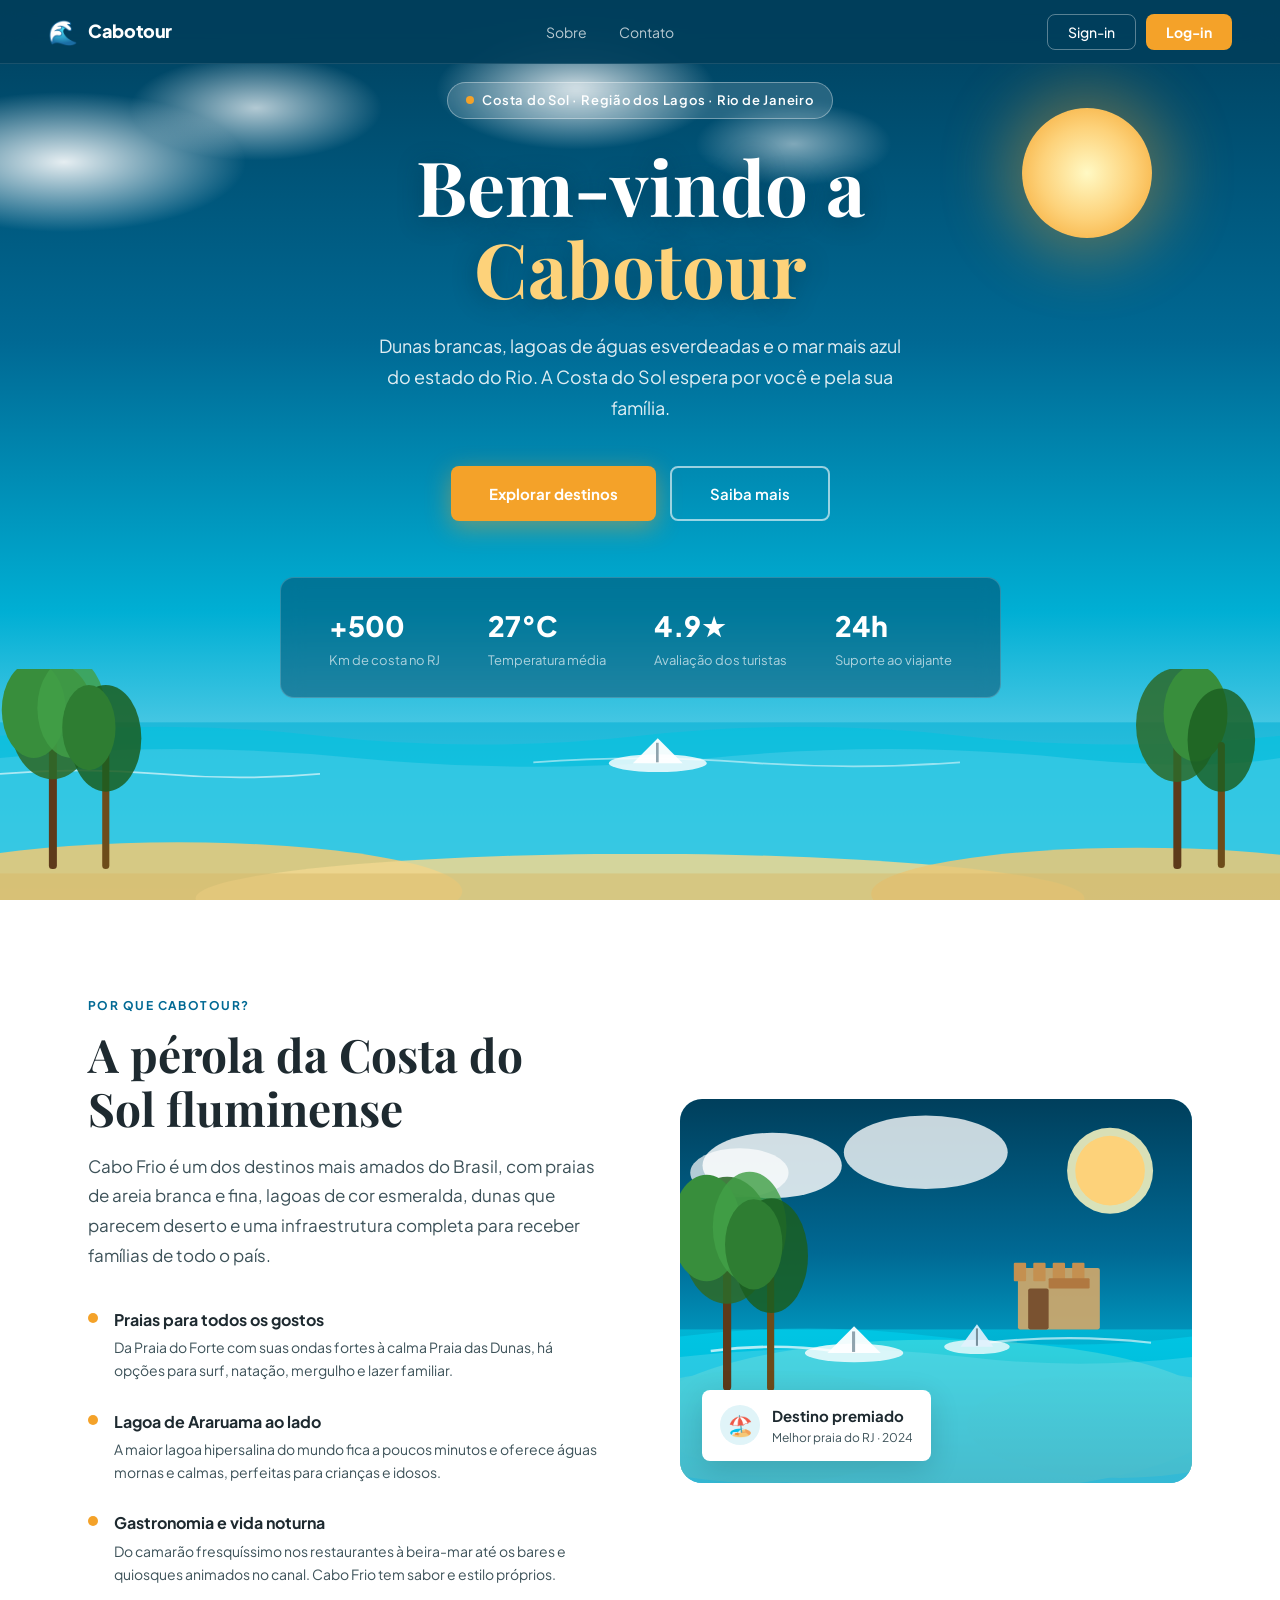
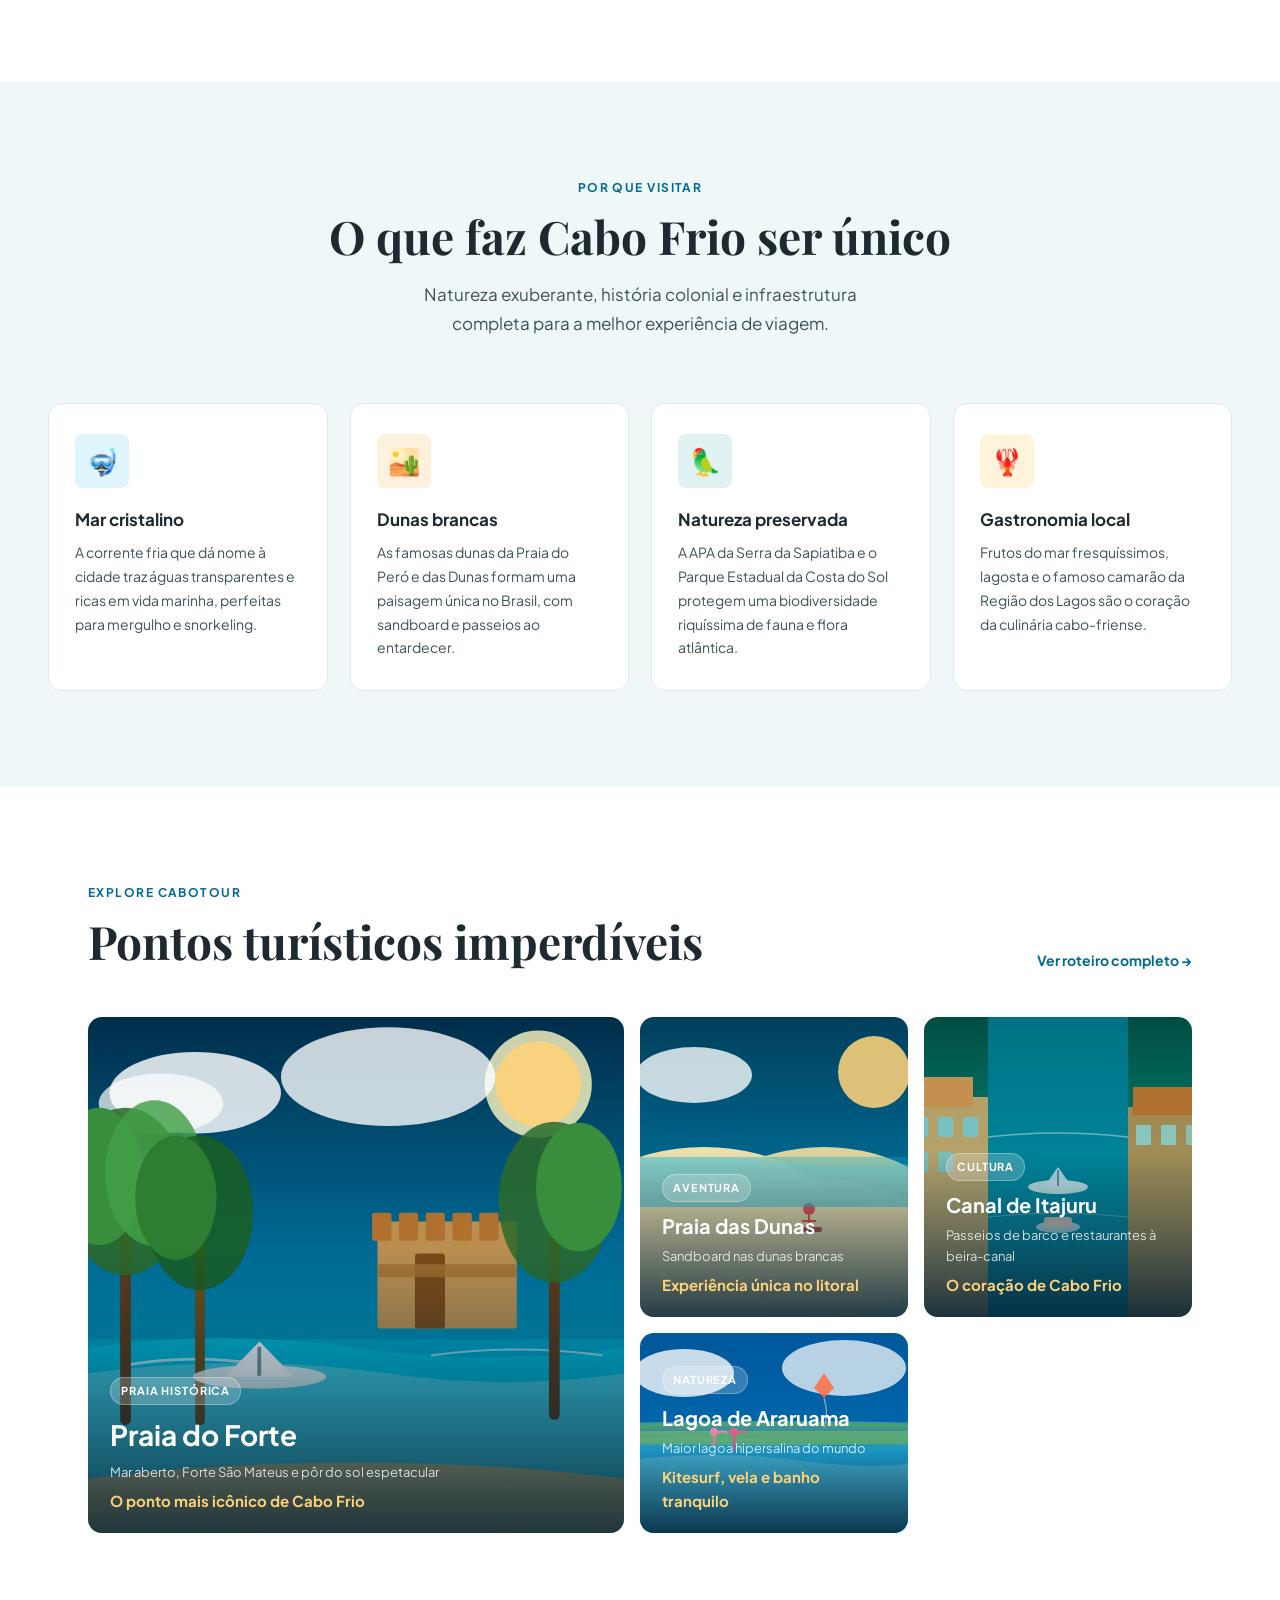
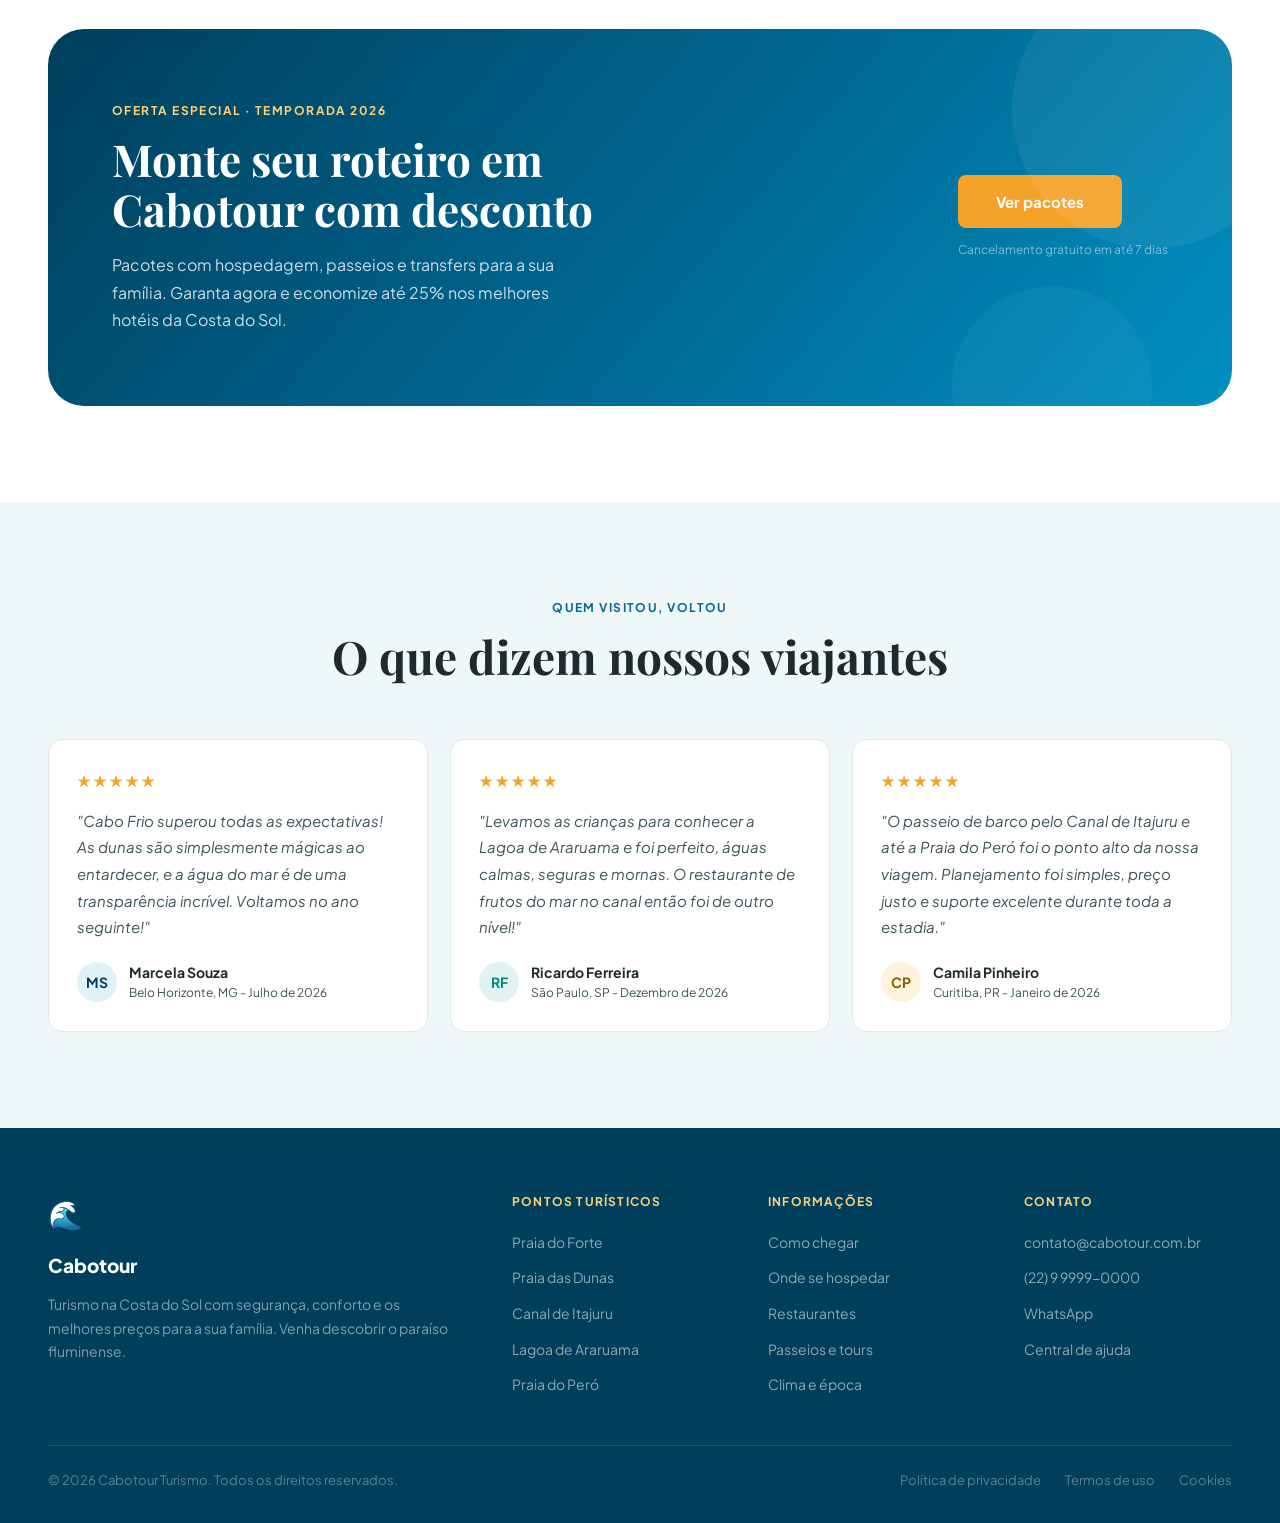
<file: Protótipo Alta Fidelidade/Cabotour/index.html>
<!DOCTYPE html>
<html lang="pt-BR">
<head>
<meta charset="UTF-8" />
<meta name="viewport" content="width=device-width, initial-scale=1.0" />
<title>Cabotour - O melhor do turismo na Costa do Sol</title>
<link rel="preconnect" href="https://fonts.googleapis.com" />
<link rel="preconnect" href="https://fonts.gstatic.com" crossorigin />
<link href="https://fonts.googleapis.com/css2?family=Plus+Jakarta+Sans:wght@400;500;600;700;800&family=Playfair+Display:ital,wght@0,700;1,700&display=swap" rel="stylesheet" />
<link rel="stylesheet" href="style.css"/>
</head>
<body>

<!-- NAV -->
<nav>
  <a class="nav-logo" href="https://cabotour.up.railway.app">
    <span class="nav-logo-icon" aria-hidden="true">🌊</span>
    <span class="nav-brand">Cabotour</span>
  </a>
  <ul class="nav-links">
    <li><a href="https://cabotoursobre-production.up.railway.app">Sobre</a></li>
    <li><a href="https://cabotourcontatos-production.up.railway.app">Contato</a></li>
  </ul>
  <div class="nav-actions">
    <button class="btn-ghost">Sign-in</button>
    <button class="btn-solid">Log-in</button>
  </div>
</nav>

<!-- HERO -->
<section class="hero" id="sobre">
  <div class="hero-sun" aria-hidden="true"></div>
  <div class="hero-clouds" aria-hidden="true"></div>

  <div class="hero-content">
    <div class="hero-badge">
      <span class="hero-badge-dot" aria-hidden="true"></span>
      Costa do Sol · Região dos Lagos · Rio de Janeiro
    </div>
    <h1 class="hero-title">Bem-vindo a<br/><em>Cabotour</em></h1>
    <p class="hero-sub">Dunas brancas, lagoas de águas esverdeadas e o mar mais azul do estado do Rio. A Costa do Sol espera por você e pela sua família.</p>
    <div class="hero-actions">
      <button class="btn-hero-p" onclick="document.getElementById('pontos').scrollIntoView({behavior:'smooth'})">Explorar destinos</button>
      <button class="btn-hero-s" onclick="document.getElementById('sobre-nos').scrollIntoView({behavior:'smooth'})">Saiba mais</button>
    </div>
  </div>

  <div class="hero-stats">
    <div>
      <div class="stat-num">+500</div>
      <div class="stat-label">Km de costa no RJ</div>
    </div>
    <div>
      <div class="stat-num">27°C</div>
      <div class="stat-label">Temperatura média</div>
    </div>
    <div>
      <div class="stat-num">4.9★</div>
      <div class="stat-label">Avaliação dos turistas</div>
    </div>
    <div>
      <div class="stat-num">24h</div>
      <div class="stat-label">Suporte ao viajante</div>
    </div>
  </div>

  <!-- Dune / beach transition -->
  <div class="hero-dunes" aria-hidden="true">
    <svg viewBox="0 0 1440 260" xmlns="http://www.w3.org/2000/svg" preserveAspectRatio="none">
      <!-- Sky backdrop -->
      <rect width="1440" height="260" fill="transparent"/>
      <!-- Sea -->
      <rect x="0" y="60" width="1440" height="200" fill="#00afd4" opacity="0.55"/>
      <path d="M0,75 Q180,55 360,75 Q540,95 720,75 Q900,55 1080,75 Q1260,95 1440,75 L1440,260 L0,260 Z" fill="#00c4e0" opacity="0.55"/>
      <path d="M0,100 Q200,80 400,100 Q600,120 800,100 Q1000,80 1200,100 Q1350,115 1440,100 L1440,260 L0,260 Z" fill="#5ecfe8" opacity="0.4"/>
      <!-- Sand / dunes -->
      <ellipse cx="200"  cy="250" rx="320" ry="55" fill="#e8c97a" opacity="0.9"/>
      <ellipse cx="720"  cy="258" rx="500" ry="50" fill="#f0d890" opacity="0.85"/>
      <ellipse cx="1280" cy="253" rx="300" ry="52" fill="#e8c97a" opacity="0.88"/>
      <rect x="0" y="230" width="1440" height="30" fill="#dab96a" opacity="0.5"/>
      <!-- Foam lines -->
      <path d="M0,118 Q90,110 180,118 Q270,126 360,118" stroke="rgba(255,255,255,0.6)" stroke-width="2" fill="none"/>
      <path d="M600,105 Q720,96 840,105 Q960,114 1080,105" stroke="rgba(255,255,255,0.5)" stroke-width="2" fill="none"/>
      <!-- Palm trees left -->
      <rect x="55"  y="60" width="9" height="165" rx="4" fill="#5d3a1a"/>
      <ellipse cx="59"  cy="58"  rx="48" ry="66" fill="#2d6a2a" opacity="0.88"/>
      <ellipse cx="38"  cy="46"  rx="36" ry="54" fill="#388e3c"/>
      <ellipse cx="80"  cy="44"  rx="38" ry="56" fill="#43a047" opacity="0.82"/>
      <rect x="115" y="80" width="8" height="145" rx="4" fill="#6d4c1a"/>
      <ellipse cx="119" cy="78"  rx="40" ry="60" fill="#1b5e20" opacity="0.85"/>
      <ellipse cx="100" cy="66"  rx="30" ry="48" fill="#2e7d32"/>
      <!-- Palm trees right -->
      <rect x="1320" y="65" width="9" height="160" rx="4" fill="#5d3a1a"/>
      <ellipse cx="1324" cy="63" rx="46" ry="64" fill="#2d6a2a" opacity="0.85"/>
      <ellipse cx="1345" cy="50" rx="36" ry="54" fill="#388e3c"/>
      <rect x="1370" y="82" width="8" height="142" rx="4" fill="#6d4c1a"/>
      <ellipse cx="1374" cy="80" rx="38" ry="58" fill="#1b5e20" opacity="0.82"/>
      <!-- Boat -->
      <ellipse cx="740" cy="106" rx="55" ry="10" fill="rgba(255,255,255,0.82)"/>
      <polygon points="740,78 768,106 712,106" fill="rgba(255,255,255,0.95)"/>
      <rect x="738" y="83" width="3" height="22" fill="#90a4ae"/>
    </svg>
  </div>
</section>

<!-- ABOUT -->
<section class="about" id="sobre-nos">
  <div class="about-grid">
    <div>
      <p class="eyebrow">Por que Cabotour?</p>
      <h2 class="sec-title">A pérola da Costa do Sol fluminense</h2>
      <p class="sec-sub">Cabo Frio é um dos destinos mais amados do Brasil, com praias de areia branca e fina, lagoas de cor esmeralda, dunas que parecem deserto e uma infraestrutura completa para receber famílias de todo o país.</p>
      <div class="features">
        <div class="feat">
          <div class="feat-dot"></div>
          <div>
            <div class="feat-title">Praias para todos os gostos</div>
            <div class="feat-desc">Da Praia do Forte com suas ondas fortes à calma Praia das Dunas, há opções para surf, natação, mergulho e lazer familiar.</div>
          </div>
        </div>
        <div class="feat">
          <div class="feat-dot"></div>
          <div>
            <div class="feat-title">Lagoa de Araruama ao lado</div>
            <div class="feat-desc">A maior lagoa hipersalina do mundo fica a poucos minutos e oferece águas mornas e calmas, perfeitas para crianças e idosos.</div>
          </div>
        </div>
        <div class="feat">
          <div class="feat-dot"></div>
          <div>
            <div class="feat-title">Gastronomia e vida noturna</div>
            <div class="feat-desc">Do camarão fresquíssimo nos restaurantes à beira-mar até os bares e quiosques animados no canal. Cabo Frio tem sabor e estilo próprios.</div>
          </div>
        </div>
      </div>
    </div>
    <div>
      <div class="about-visual">
        <!-- Cabo Frio landscape SVG illustration -->
        <svg viewBox="0 0 500 375" xmlns="http://www.w3.org/2000/svg" preserveAspectRatio="xMidYMid slice">
          <defs>
            <linearGradient id="cf-sky" x1="0" y1="0" x2="0" y2="1">
              <stop offset="0%" stop-color="#003f5c"/>
              <stop offset="40%" stop-color="#006994"/>
              <stop offset="75%" stop-color="#00afd4"/>
              <stop offset="100%" stop-color="#5ecfe8"/>
            </linearGradient>
            <linearGradient id="cf-sea" x1="0" y1="0" x2="0" y2="1">
              <stop offset="0%" stop-color="#00c4e0"/>
              <stop offset="100%" stop-color="#006994"/>
            </linearGradient>
          </defs>
          <rect width="500" height="375" fill="url(#cf-sky)"/>
          <!-- Sun -->
          <circle cx="420" cy="70" r="42" fill="#fff9c4" opacity="0.85"/>
          <circle cx="420" cy="70" r="34" fill="#fdd27a"/>
          <!-- Clouds -->
          <ellipse cx="90"  cy="65"  rx="68" ry="32" fill="rgba(255,255,255,0.82)"/>
          <ellipse cx="58"  cy="72"  rx="48" ry="24" fill="rgba(255,255,255,0.7)"/>
          <ellipse cx="240" cy="52"  rx="80" ry="36" fill="rgba(255,255,255,0.78)"/>
          <!-- Dunes (white) -->
          <ellipse cx="250" cy="310" rx="280" ry="75" fill="#f5e4b0" opacity="0.95"/>
          <ellipse cx="80"  cy="320" rx="160" ry="55" fill="#eedea0" opacity="0.9"/>
          <ellipse cx="430" cy="318" rx="150" ry="52" fill="#f0dfa8" opacity="0.88"/>
          <!-- Sea -->
          <rect x="0" y="225" width="500" height="150" fill="url(#cf-sea)" opacity="0.7"/>
          <path d="M0,232 Q125,216 250,232 Q375,248 500,232 L500,375 L0,375 Z" fill="#00e5ff" opacity="0.35"/>
          <path d="M0,252 Q140,236 280,252 Q390,265 500,252 L500,375 L0,375 Z" fill="#80deea" opacity="0.3"/>
          <!-- Foam -->
          <path d="M30,246 Q90,238 150,246" stroke="rgba(255,255,255,0.7)" stroke-width="2.5" fill="none"/>
          <path d="M300,238 Q380,229 460,238" stroke="rgba(255,255,255,0.6)" stroke-width="2" fill="none"/>
          <!-- Fort / Fortress (Forte São Mateus) simplified -->
          <rect x="330" y="165" width="80" height="60" rx="2" fill="#d4a96a" opacity="0.9"/>
          <rect x="326" y="160" width="12" height="18" rx="1" fill="#c49050"/>
          <rect x="345" y="160" width="12" height="18" rx="1" fill="#c49050"/>
          <rect x="364" y="160" width="12" height="18" rx="1" fill="#c49050"/>
          <rect x="383" y="160" width="12" height="18" rx="1" fill="#c49050"/>
          <rect x="340" y="185" width="20" height="40" rx="2" fill="#7a5230"/>
          <rect x="360" y="175" width="40" height="10" rx="1" fill="#b07840"/>
          <!-- Palm trees -->
          <rect x="42"  y="140" width="8" height="145" rx="4" fill="#5d3a1a"/>
          <ellipse cx="46"  cy="138" rx="44" ry="62" fill="#2d6a2a" opacity="0.88"/>
          <ellipse cx="26"  cy="126" rx="34" ry="52" fill="#388e3c"/>
          <ellipse cx="68"  cy="125" rx="36" ry="54" fill="#43a047" opacity="0.82"/>
          <rect x="85"  y="155" width="7" height="130" rx="3" fill="#6d4c1a"/>
          <ellipse cx="89"  cy="153" rx="36" ry="56" fill="#1b5e20" opacity="0.85"/>
          <ellipse cx="72"  cy="142" rx="28" ry="44" fill="#2e7d32"/>
          <!-- Boat & sailboat -->
          <ellipse cx="170" cy="248" rx="48" ry="9" fill="rgba(255,255,255,0.8)"/>
          <polygon points="170,222 196,248 144,248" fill="rgba(255,255,255,0.95)"/>
          <rect x="168" y="227" width="3" height="20" fill="#90a4ae"/>
          <ellipse cx="290" cy="242" rx="32" ry="7" fill="rgba(255,255,255,0.75)"/>
          <polygon points="290,220 306,242 274,242" fill="#e3f2fd" opacity="0.9"/>
          <rect x="289" y="224" width="2" height="17" fill="#78909c"/>
        </svg>
        <div class="about-badge">
          <div class="badge-ic">🏖️</div>
          <div>
            <div class="badge-main">Destino premiado</div>
            <div class="badge-sub">Melhor praia do RJ · 2024</div>
          </div>
        </div>
      </div>
    </div>
  </div>
</section>

<!-- ATRATIVOS -->
<section class="atrativos" id="vantagens">
  <div class="atrativos-inner">
    <div class="atrativos-head">
      <p class="eyebrow">Por que visitar</p>
      <h2 class="sec-title" style="text-align:center;">O que faz Cabo Frio ser único</h2>
      <p class="sec-sub" style="margin:0 auto;text-align:center;max-width:500px;">Natureza exuberante, história colonial e infraestrutura completa para a melhor experiência de viagem.</p>
    </div>
    <div class="cards-grid">
      <div class="atr-card">
        <div class="atr-icon ic-ocean">🤿</div>
        <div class="atr-title">Mar cristalino</div>
        <p class="atr-desc">A corrente fria que dá nome à cidade traz águas transparentes e ricas em vida marinha, perfeitas para mergulho e snorkeling.</p>
      </div>
      <div class="atr-card">
        <div class="atr-icon ic-dune">🏜️</div>
        <div class="atr-title">Dunas brancas</div>
        <p class="atr-desc">As famosas dunas da Praia do Peró e das Dunas formam uma paisagem única no Brasil, com sandboard e passeios ao entardecer.</p>
      </div>
      <div class="atr-card">
        <div class="atr-icon ic-teal">🦜</div>
        <div class="atr-title">Natureza preservada</div>
        <p class="atr-desc">A APA da Serra da Sapiatiba e o Parque Estadual da Costa do Sol protegem uma biodiversidade riquíssima de fauna e flora atlântica.</p>
      </div>
      <div class="atr-card">
        <div class="atr-icon ic-sun">🦞</div>
        <div class="atr-title">Gastronomia local</div>
        <p class="atr-desc">Frutos do mar fresquíssimos, lagosta e o famoso camarão da Região dos Lagos são o coração da culinária cabo-friense.</p>
      </div>
    </div>
  </div>
</section>

<!-- PONTOS TURÍSTICOS -->
<section class="pontos" id="pontos">
  <div class="pontos-head">
    <div>
      <p class="eyebrow">Explore Cabotour</p>
      <h2 class="sec-title" style="margin-bottom:0;">Pontos turísticos imperdíveis</h2>
    </div>
    <button class="btn-link">Ver roteiro completo →</button>
  </div>
  <div class="dest-grid">

    <!-- LARGE: Praia do Forte -->
    <div class="dest-card">
      <svg class="dest-bg" viewBox="0 0 500 500" xmlns="http://www.w3.org/2000/svg" preserveAspectRatio="xMidYMid slice">
        <defs>
          <linearGradient id="pf-sky" x1="0" y1="0" x2="0" y2="1">
            <stop offset="0%" stop-color="#002b47"/>
            <stop offset="45%" stop-color="#006994"/>
            <stop offset="75%" stop-color="#00afd4"/>
            <stop offset="100%" stop-color="#5ecfe8"/>
          </linearGradient>
        </defs>
        <rect width="500" height="500" fill="url(#pf-sky)"/>
        <circle cx="420" cy="72" r="50" fill="#fff9c4" opacity="0.8"/>
        <circle cx="420" cy="72" r="40" fill="#fdd27a" opacity="0.9"/>
        <ellipse cx="100" cy="80" rx="80" ry="38" fill="rgba(255,255,255,0.82)"/>
        <ellipse cx="68"  cy="90" rx="58" ry="28" fill="rgba(255,255,255,0.7)"/>
        <ellipse cx="280" cy="65" rx="100" ry="46" fill="rgba(255,255,255,0.78)"/>
        <!-- Fort São Mateus -->
        <rect x="270" y="200" width="130" height="100" rx="3" fill="#c9924a" opacity="0.92"/>
        <rect x="265" y="192" width="18" height="26" rx="2" fill="#b07030"/>
        <rect x="290" y="192" width="18" height="26" rx="2" fill="#b07030"/>
        <rect x="315" y="192" width="18" height="26" rx="2" fill="#b07030"/>
        <rect x="340" y="192" width="18" height="26" rx="2" fill="#b07030"/>
        <rect x="365" y="192" width="18" height="26" rx="2" fill="#b07030"/>
        <rect x="305" y="230" width="28" height="70" rx="3" fill="#7a4a18"/>
        <rect x="270" y="240" width="130" height="12" rx="2" fill="#a07030" opacity="0.8"/>
        <!-- sea -->
        <rect x="0" y="310" width="500" height="190" fill="#00afd4" opacity="0.7"/>
        <path d="M0,318 Q125,300 250,318 Q375,336 500,318 L500,500 L0,500 Z" fill="#00c4e0" opacity="0.65"/>
        <path d="M0,342 Q140,322 280,342 Q390,358 500,342 L500,500 L0,500 Z" fill="#80deea" opacity="0.5"/>
        <!-- sand -->
        <ellipse cx="250" cy="495" rx="400" ry="70" fill="#e8c97a" opacity="0.92"/>
        <rect x="0" y="450" width="500" height="50" fill="#dab96a" opacity="0.6"/>
        <!-- foam -->
        <path d="M30,335 Q100,322 170,335" stroke="rgba(255,255,255,0.65)" stroke-width="2.5" fill="none"/>
        <path d="M320,325 Q400,314 480,325" stroke="rgba(255,255,255,0.55)" stroke-width="2" fill="none"/>
        <!-- palms left -->
        <rect x="30"  y="175" width="10" height="215" rx="5" fill="#5d3a1a"/>
        <ellipse cx="35"  cy="172" rx="56" ry="78" fill="#2d6a2a" opacity="0.88"/>
        <ellipse cx="10"  cy="158" rx="42" ry="64" fill="#388e3c"/>
        <ellipse cx="62"  cy="155" rx="46" ry="68" fill="#43a047" opacity="0.82"/>
        <rect x="100" y="195" width="9" height="195" rx="4" fill="#6d4c1a"/>
        <ellipse cx="104" cy="192" rx="50" ry="72" fill="#1b5e20" opacity="0.85"/>
        <ellipse cx="82"  cy="178" rx="38" ry="58" fill="#2e7d32"/>
        <!-- palm right -->
        <rect x="430" y="185" width="10" height="200" rx="5" fill="#5d3a1a"/>
        <ellipse cx="435" cy="182" rx="52" ry="75" fill="#2d6a2a" opacity="0.85"/>
        <ellipse cx="458" cy="168" rx="40" ry="60" fill="#388e3c"/>
        <!-- boat -->
        <ellipse cx="160" cy="345" rx="62" ry="11" fill="rgba(255,255,255,0.82)"/>
        <polygon points="160,312 192,345 128,345" fill="rgba(255,255,255,0.96)"/>
        <rect x="158" y="317" width="3.5" height="27" fill="#78909c"/>
      </svg>
      <div class="dest-ov"></div>
      <div class="dest-info">
        <span class="dest-tag">Praia histórica</span>
        <div class="dest-name">Praia do Forte</div>
        <div class="dest-det">Mar aberto, Forte São Mateus e pôr do sol espetacular</div>
        <div class="dest-price">O ponto mais icônico de Cabo Frio</div>
      </div>
    </div>

    <!-- Praia das Dunas -->
    <div class="dest-card">
      <svg class="dest-bg" viewBox="0 0 300 300" xmlns="http://www.w3.org/2000/svg" preserveAspectRatio="xMidYMid slice">
        <defs>
          <linearGradient id="dun-sky" x1="0" y1="0" x2="0" y2="1">
            <stop offset="0%" stop-color="#003f5c"/>
            <stop offset="100%" stop-color="#0090c1"/>
          </linearGradient>
        </defs>
        <rect width="300" height="300" fill="url(#dun-sky)"/>
        <circle cx="250" cy="55" r="36" fill="#fdd27a" opacity="0.88"/>
        <ellipse cx="70" cy="58" rx="58" ry="28" fill="rgba(255,255,255,0.78)"/>
        <!-- Dunes white -->
        <ellipse cx="80"  cy="220" rx="140" ry="90" fill="#f5e4b0" opacity="0.96"/>
        <ellipse cx="200" cy="215" rx="130" ry="85" fill="#eedea0" opacity="0.92"/>
        <ellipse cx="150" cy="230" rx="180" ry="72" fill="#f0dfa8" opacity="0.88"/>
        <!-- sky meet dunes horizon -->
        <path d="M0,190 Q75,175 150,185 Q225,195 300,180 L300,300 L0,300 Z" fill="#f5e4b0" opacity="0.9"/>
        <!-- tiny person sandboarding -->
        <circle cx="185" cy="192" r="6" fill="#e55"/>
        <line x1="185" y1="198" x2="185" y2="210" stroke="#e55" stroke-width="2"/>
        <line x1="178" y1="204" x2="192" y2="204" stroke="#e55" stroke-width="2"/>
        <rect x="178" y="210" width="20" height="5" rx="2" fill="#a33" opacity="0.8"/>
        <!-- sea glimpse at top -->
        <rect x="0" y="140" width="300" height="50" fill="#00afd4" opacity="0.35"/>
        <path d="M0,145 Q75,135 150,145 Q225,155 300,145 L300,190 L0,190 Z" fill="#5ecfe8" opacity="0.3"/>
      </svg>
      <div class="dest-ov"></div>
      <div class="dest-info">
        <span class="dest-tag">Aventura</span>
        <div class="dest-name">Praia das Dunas</div>
        <div class="dest-det">Sandboard nas dunas brancas</div>
        <div class="dest-price">Experiência única no litoral</div>
      </div>
    </div>

    <!-- Canal de Itajuru -->
    <div class="dest-card">
      <svg class="dest-bg" viewBox="0 0 300 300" xmlns="http://www.w3.org/2000/svg" preserveAspectRatio="xMidYMid slice">
        <defs>
          <linearGradient id="can-sky" x1="0" y1="0" x2="0" y2="1">
            <stop offset="0%" stop-color="#004d40"/>
            <stop offset="55%" stop-color="#00897b"/>
            <stop offset="100%" stop-color="#4db6ac"/>
          </linearGradient>
        </defs>
        <rect width="300" height="300" fill="url(#can-sky)"/>
        <!-- Canal water -->
        <rect x="80" y="0" width="140" height="300" fill="#006994" opacity="0.65"/>
        <rect x="80" y="0" width="140" height="300" fill="#00afd4" opacity="0.3"/>
        <!-- Buildings left -->
        <rect x="0"   y="80" width="80" height="220" fill="#d4a96a" opacity="0.85"/>
        <rect x="10"  y="60" width="55" height="30"  fill="#c49050"/>
        <rect x="5"   y="100" width="15" height="20" rx="1" fill="#5ecfe8" opacity="0.7"/>
        <rect x="30"  y="100" width="15" height="20" rx="1" fill="#5ecfe8" opacity="0.7"/>
        <rect x="55"  y="100" width="15" height="20" rx="1" fill="#5ecfe8" opacity="0.7"/>
        <rect x="5"   y="135" width="15" height="20" rx="1" fill="#5ecfe8" opacity="0.6"/>
        <rect x="30"  y="135" width="15" height="20" rx="1" fill="#5ecfe8" opacity="0.6"/>
        <!-- Buildings right -->
        <rect x="220" y="90" width="80" height="210" fill="#c49050" opacity="0.82"/>
        <rect x="225" y="70" width="65" height="28"  fill="#b07030"/>
        <rect x="228" y="108" width="15" height="20" rx="1" fill="#80deea" opacity="0.7"/>
        <rect x="253" y="108" width="15" height="20" rx="1" fill="#80deea" opacity="0.7"/>
        <rect x="278" y="108" width="15" height="20" rx="1" fill="#80deea" opacity="0.6"/>
        <!-- Boats on canal -->
        <ellipse cx="150" cy="170" rx="30" ry="7" fill="rgba(255,255,255,0.85)"/>
        <polygon points="150,150 164,170 136,170" fill="#e3f2fd" opacity="0.9"/>
        <rect x="149" y="153" width="2" height="16" fill="#78909c"/>
        <ellipse cx="150" cy="210" rx="22" ry="6" fill="rgba(255,255,255,0.75)"/>
        <rect x="136" y="200" width="28" height="10" rx="3" fill="#ffccbc" opacity="0.9"/>
        <!-- Reflections -->
        <rect x="80" y="0" width="140" height="300" fill="url(#can-sky)" opacity="0.15"/>
        <path d="M80,120 Q150,112 220,120" stroke="rgba(255,255,255,0.4)" stroke-width="1.5" fill="none"/>
        <path d="M80,200 Q150,192 220,200" stroke="rgba(255,255,255,0.3)" stroke-width="1" fill="none"/>
      </svg>
      <div class="dest-ov"></div>
      <div class="dest-info">
        <span class="dest-tag">Cultura</span>
        <div class="dest-name">Canal de Itajuru</div>
        <div class="dest-det">Passeios de barco e restaurantes à beira-canal</div>
        <div class="dest-price">O coração de Cabo Frio</div>
      </div>
    </div>

    <!-- Lagoa de Araruama -->
    <div class="dest-card">
      <svg class="dest-bg" viewBox="0 0 300 200" xmlns="http://www.w3.org/2000/svg" preserveAspectRatio="xMidYMid slice">
        <defs>
          <linearGradient id="lag-sky" x1="0" y1="0" x2="0" y2="1">
            <stop offset="0%" stop-color="#01579b"/>
            <stop offset="100%" stop-color="#0277bd"/>
          </linearGradient>
        </defs>
        <rect width="300" height="200" fill="url(#lag-sky)"/>
        <ellipse cx="60"  cy="40" rx="50" ry="24" fill="rgba(255,255,255,0.78)"/>
        <ellipse cx="220" cy="35" rx="62" ry="28" fill="rgba(255,255,255,0.72)"/>
        <!-- Calm lagoon -->
        <rect x="0" y="105" width="300" height="95" fill="#00afd4" opacity="0.75"/>
        <path d="M0,108 Q75,98 150,108 Q225,118 300,108 L300,200 L0,200 Z" fill="#40c4ff" opacity="0.55"/>
        <path d="M0,128 Q90,116 180,128 Q255,138 300,128 L300,200 L0,200 Z" fill="#80deea" opacity="0.45"/>
        <!-- Flat shore / grass -->
        <rect x="0" y="98" width="300" height="14" fill="#66bb6a" opacity="0.7"/>
        <ellipse cx="150" cy="100" rx="280" ry="12" fill="#81c784" opacity="0.5"/>
        <!-- Flamingos / birds -->
        <line x1="90" y1="100" x2="90" y2="115" stroke="#f48fb1" stroke-width="2.5"/>
        <circle cx="90" cy="99" r="4" fill="#f48fb1"/>
        <path d="M90,101 Q100,96 104,100" stroke="#f48fb1" stroke-width="2" fill="none"/>
        <line x1="110" y1="100" x2="110" y2="118" stroke="#f06292" stroke-width="2.5"/>
        <circle cx="110" cy="99" r="4" fill="#f06292"/>
        <path d="M110,101 Q120,96 124,100" stroke="#f06292" stroke-width="2" fill="none"/>
        <!-- Kite in sky -->
        <polygon points="200,40 210,55 200,65 190,55" fill="#ff7043" opacity="0.85"/>
        <path d="M200,65 Q205,80 200,95" stroke="#aaa" stroke-width="1.2" fill="none"/>
        <!-- Distant shore line -->
        <path d="M0,94 Q150,88 300,94" stroke="#4caf50" stroke-width="3" fill="none" opacity="0.6"/>
      </svg>
      <div class="dest-ov"></div>
      <div class="dest-info">
        <span class="dest-tag">Natureza</span>
        <div class="dest-name">Lagoa de Araruama</div>
        <div class="dest-det">Maior lagoa hipersalina do mundo</div>
        <div class="dest-price">Kitesurf, vela e banho tranquilo</div>
      </div>
    </div>

  </div>
</section>

<!-- PROMO -->
<div class="promo-wrap">
  <div class="promo-inner">
    <div class="promo-deco"  aria-hidden="true"></div>
    <div class="promo-deco2" aria-hidden="true"></div>
    <div>
      <p class="promo-label">Oferta especial · Temporada 2026</p>
      <h2 class="promo-title">Monte seu roteiro em<br/>Cabotour com desconto</h2>
      <p class="promo-desc">Pacotes com hospedagem, passeios e transfers para a sua família. Garanta agora e economize até 25% nos melhores hotéis da Costa do Sol.</p>
    </div>
    <div class="promo-btns">
      <button class="btn-cta">Ver pacotes</button>
      <span class="promo-note">Cancelamento gratuito em até 7 dias</span>
    </div>
  </div>
</div>

<!-- DEPOIMENTOS -->
<section class="depoi">
  <div class="depoi-inner">
    <div class="depoi-head">
      <p class="eyebrow">Quem visitou, voltou</p>
      <h2 class="sec-title">O que dizem nossos viajantes</h2>
    </div>
    <div class="depoi-grid">
      <div class="dep-card">
        <div class="dep-stars">★★★★★</div>
        <p class="dep-text">"Cabo Frio superou todas as expectativas! As dunas são simplesmente mágicas ao entardecer, e a água do mar é de uma transparência incrível. Voltamos no ano seguinte!"</p>
        <div class="dep-author">
          <div class="dep-av av1">MS</div>
          <div>
            <div class="dep-name">Marcela Souza</div>
            <div class="dep-loc">Belo Horizonte, MG - Julho de 2026</div>
          </div>
        </div>
      </div>
      <div class="dep-card">
        <div class="dep-stars">★★★★★</div>
        <p class="dep-text">"Levamos as crianças para conhecer a Lagoa de Araruama e foi perfeito, águas calmas, seguras e mornas. O restaurante de frutos do mar no canal então foi de outro nível!"</p>
        <div class="dep-author">
          <div class="dep-av av2">RF</div>
          <div>
            <div class="dep-name">Ricardo Ferreira</div>
            <div class="dep-loc">São Paulo, SP - Dezembro de 2026</div>
          </div>
        </div>
      </div>
      <div class="dep-card">
        <div class="dep-stars">★★★★★</div>
        <p class="dep-text">"O passeio de barco pelo Canal de Itajuru e até a Praia do Peró foi o ponto alto da nossa viagem. Planejamento foi simples, preço justo e suporte excelente durante toda a estadia."</p>
        <div class="dep-author">
          <div class="dep-av av3">CP</div>
          <div>
            <div class="dep-name">Camila Pinheiro</div>
            <div class="dep-loc">Curitiba, PR - Janeiro de 2026</div>
          </div>
        </div>
      </div>
    </div>
  </div>
</section>

<!-- FOOTER -->
<footer id="contato">
  <div class="foot-inner">
    <div class="foot-top">
      <div>
        <span style="font-size:28px;" aria-hidden="true">🌊</span>
        <div class="foot-brand-name">Cabotour</div>
        <p class="foot-desc">Turismo na Costa do Sol com segurança, conforto e os melhores preços para a sua família. Venha descobrir o paraíso fluminense.</p>
      </div>
      <div>
        <div class="foot-col-title">Pontos turísticos</div>
        <ul class="foot-links">
          <li><a href="#">Praia do Forte</a></li>
          <li><a href="#">Praia das Dunas</a></li>
          <li><a href="#">Canal de Itajuru</a></li>
          <li><a href="#">Lagoa de Araruama</a></li>
          <li><a href="#">Praia do Peró</a></li>
        </ul>
      </div>
      <div>
        <div class="foot-col-title">Informações</div>
        <ul class="foot-links">
          <li><a href="#">Como chegar</a></li>
          <li><a href="#">Onde se hospedar</a></li>
          <li><a href="#">Restaurantes</a></li>
          <li><a href="#">Passeios e tours</a></li>
          <li><a href="#">Clima e época</a></li>
        </ul>
      </div>
      <div>
        <div class="foot-col-title">Contato</div>
        <ul class="foot-links">
          <li><a href="#">contato@cabotour.com.br</a></li>
          <li><a href="#">(22) 9 9999-0000</a></li>
          <li><a href="#">WhatsApp</a></li>
          <li><a href="#">Central de ajuda</a></li>
        </ul>
      </div>
    </div>
    <div class="foot-bottom">
      <span class="foot-copy">© 2026 Cabotour Turismo. Todos os direitos reservados.</span>
      <div class="foot-legal">
        <a href="#">Política de privacidade</a>
        <a href="#">Termos de uso</a>
        <a href="#">Cookies</a>
      </div>
    </div>
  </div>
</footer>

</body>
</html>
</file>
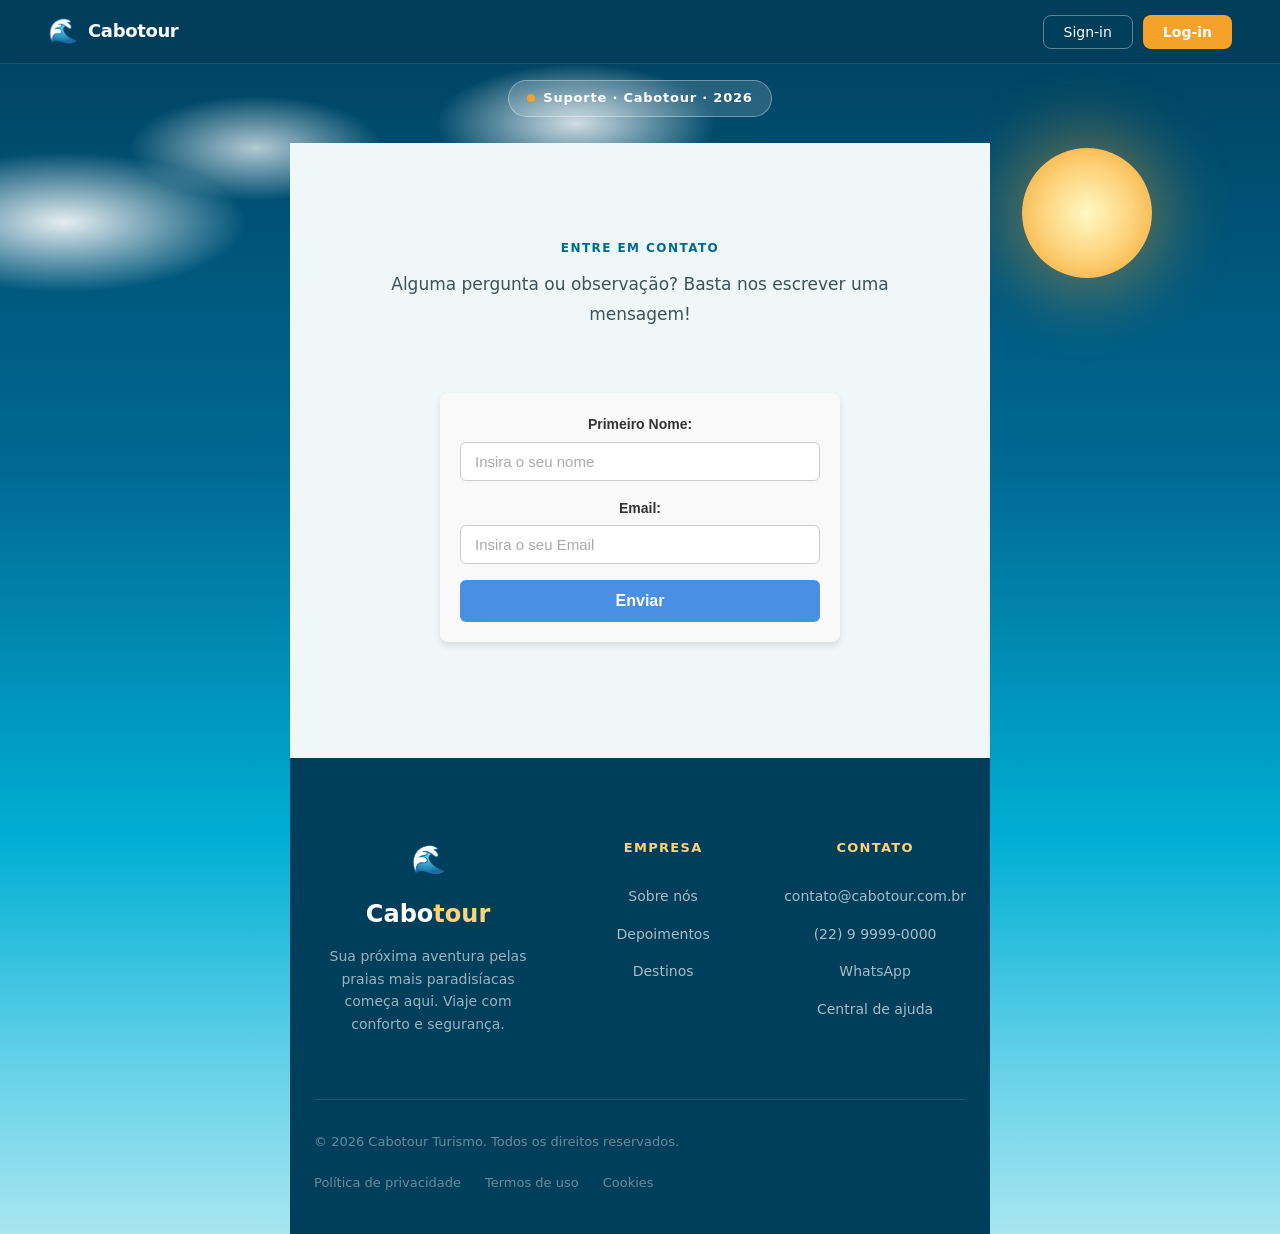
<file: Protótipo Alta Fidelidade/Contatos/index.html>
<!DOCTYPE html>
<html lang="pt-BR">
<head>
  <meta charset="UTF-8">
  <meta name="viewport" content="width=device-width, initial-scale=1.0">
  <link rel="stylesheet" href="style.css"/>
  <title>Contatos</title>
</head>
<body>
  <nav>
  <a class="nav-logo" href="https://cabotour.up.railway.app">
    <span class="nav-logo-icon" aria-hidden="true">🌊</span>
    <span class="nav-brand">Cabotour</span>
  </a>
  <div class="nav-actions">
    <button class="btn-ghost">Sign-in</button>
    <button class="btn-solid">Log-in</button>
  </div>
</nav>

<section class="hero" id="sobre">
  <div class="hero-sun" aria-hidden="true"></div>
  <div class="hero-clouds" aria-hidden="true"></div>

  <div class="hero-content">
    <div class="hero-badge">
      <span class="hero-badge-dot" aria-hidden="true"></span>
      Suporte · Cabotour · 2026
    </div>

<section class="atrativos" id="vantagens">
  <div class="atrativos-inner">
    <div class="atrativos-head">
      <p class="eyebrow">Entre em Contato</p>
      <p class="sec-sub" style="margin:0 auto;text-align:center;max-width:500px;">Alguma pergunta ou observação? Basta nos escrever uma mensagem!</p>
    </div>
  <form class="chamado">
    <div class="chnome">
    <label for="pnome">Primeiro Nome:</label>
    <input type="text" id="pnome"
           name="nome"
           placeholder="Insira o seu nome" required>
    </div>

  <div class="chemail">
    <label for="email">Email:</label>
    <input type="text" id="email"
           name="email"
           placeholder="Insira o seu Email" required>
</div>

    <button type="submit">Enviar</button>
  </form>
</section>

<!-- FOOTER -->
<footer id="contato">
  <div class="foot-inner">
    <div class="foot-top">
      
      <!-- Coluna 1: Marca e Descrição -->
      <div class="foot-brand">
        <span style="font-size:28px;" aria-hidden="true">🌊</span>
        <div class="foot-brand-name">Cabo<span>tour</span></div>
        <p class="foot-desc">Sua próxima aventura pelas praias mais paradisíacas começa aqui. Viaje com conforto e segurança.</p>
      </div>

      <!-- Coluna 2: Links Rápidos (Nova para preencher o layout) -->
      <div>
        <div class="foot-col-title">Empresa</div>
        <ul class="foot-links">
          <li><a href="https://cabotoursobre-production.up.railway.app">Sobre nós</a></li>
          <li><a href="#">Depoimentos</a></li>
          <li><a href="#">Destinos</a></li>
        </ul>
      </div>

      <!-- Coluna 3: Contatos -->
      <div>
        <div class="foot-col-title">Contato</div>
        <ul class="foot-links">
          <li><a href="mailto:contato@cabotour.com.br">contato@cabotour.com.br</a></li>
          <li><a href="tel:22999990000">(22) 9 9999-0000</a></li>
          <li><a href="#">WhatsApp</a></li>
          <li><a href="#">Central de ajuda</a></li>
        </ul>
      </div>

    </div>

    <!-- Parte Inferior -->
    <div class="foot-bottom">
      <span class="foot-copy">© 2026 Cabotour Turismo. Todos os direitos reservados.</span>
      <div class="foot-legal">
        <a href="#">Política de privacidade</a>
        <a href="#">Termos de uso</a>
        <a href="#">Cookies</a>
      </div>
    </div>
  </div>
</footer>


</body>
</html>
</file>
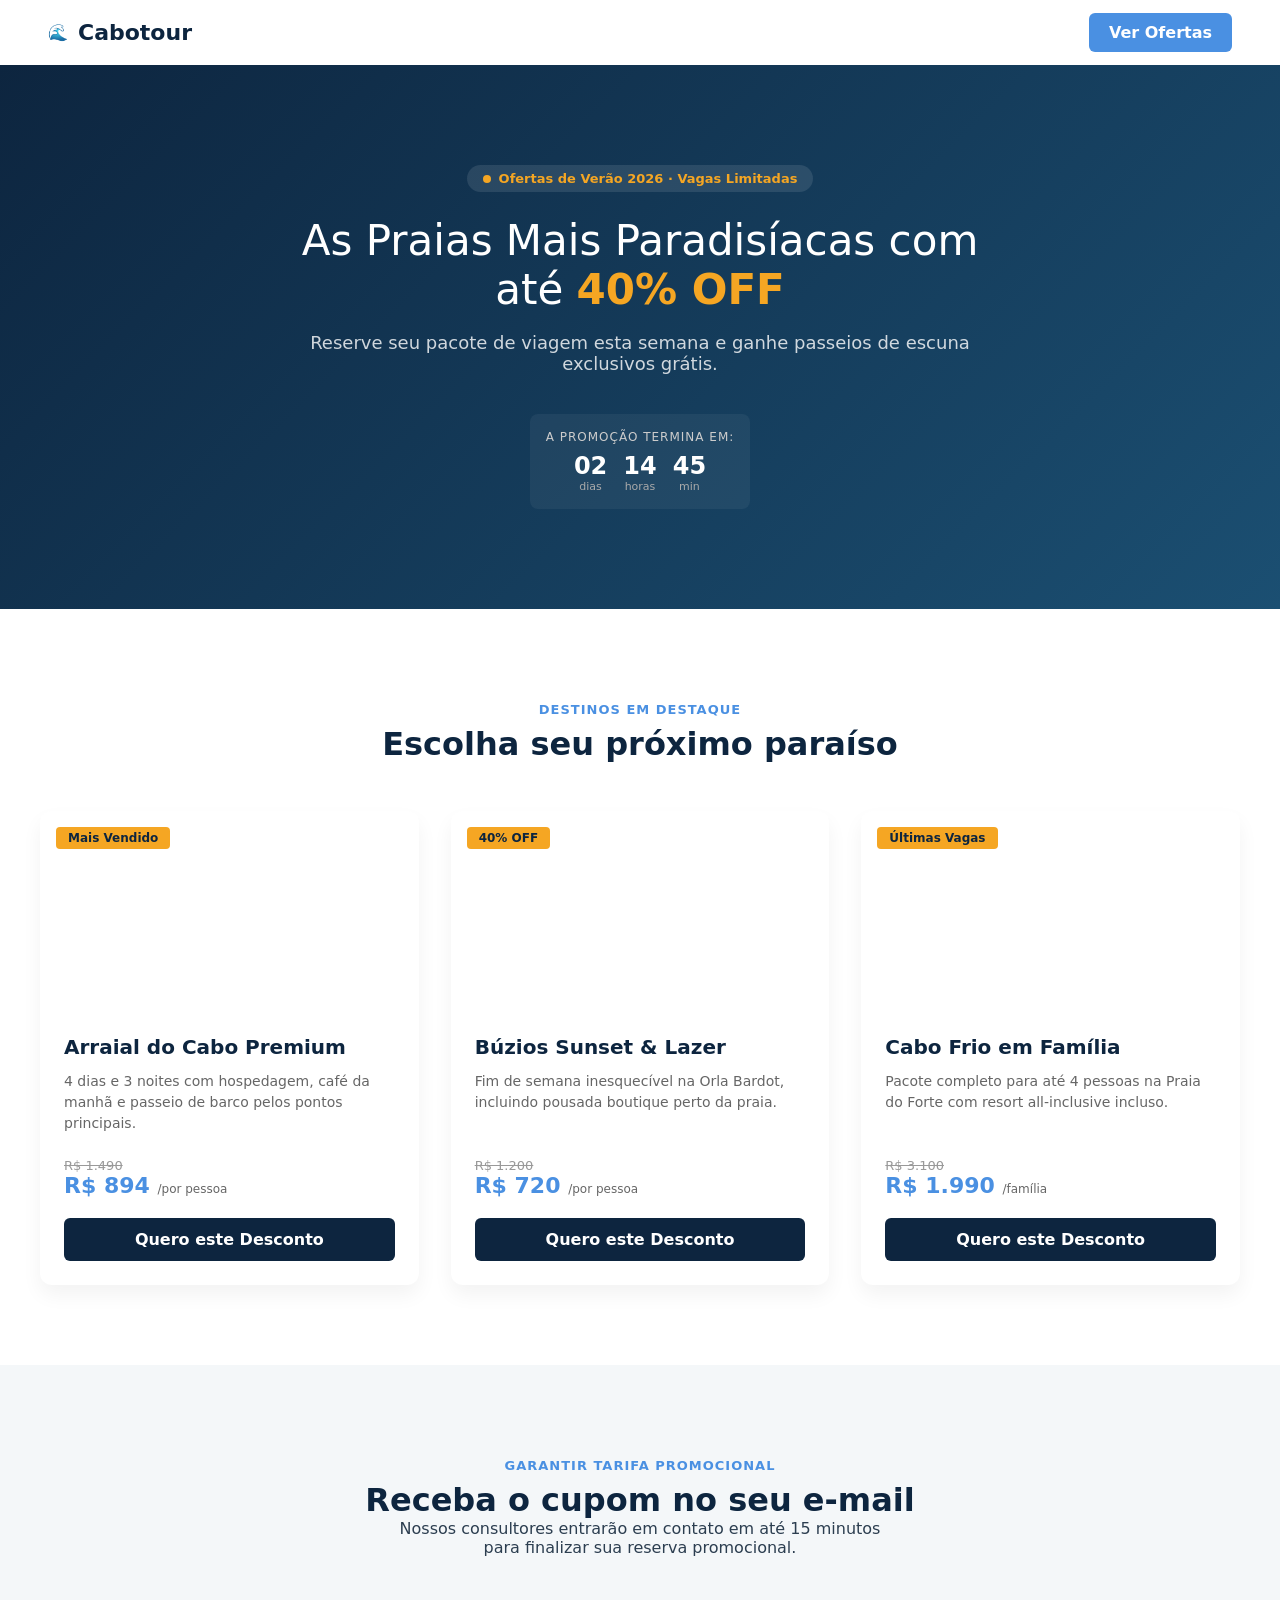
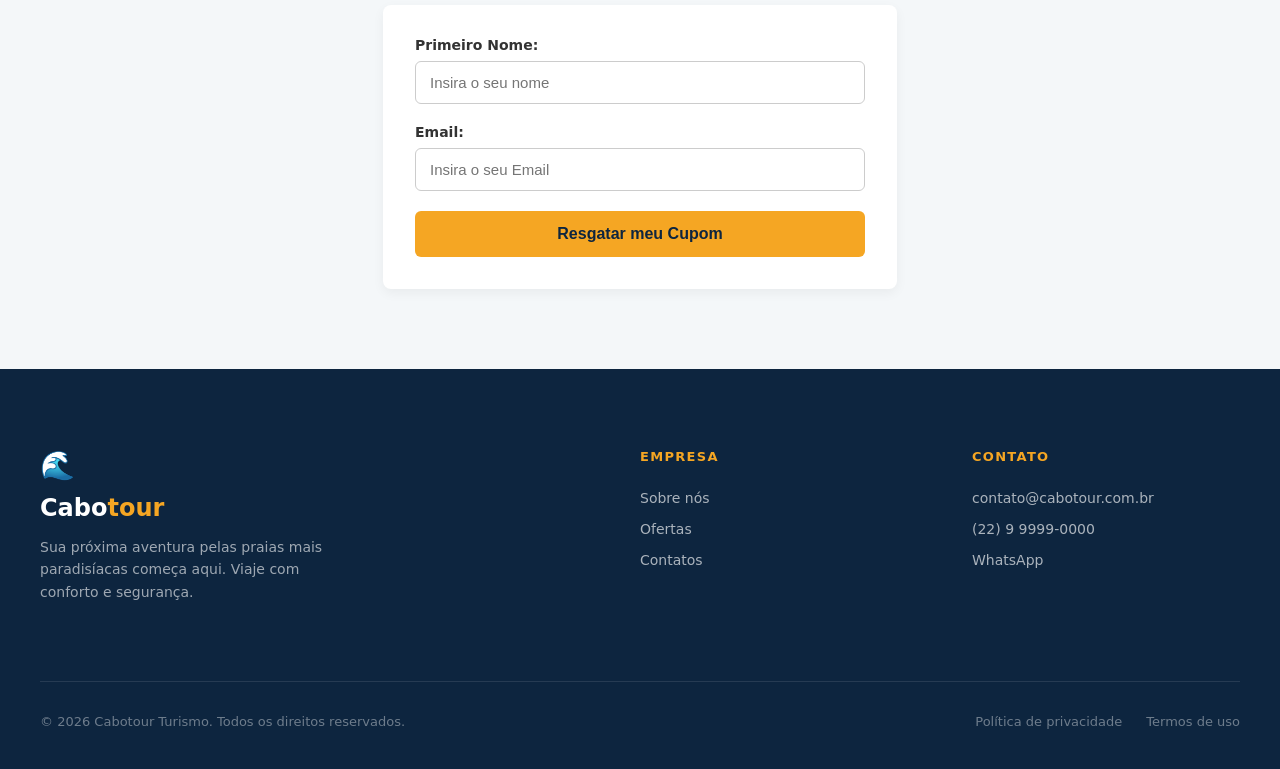
<file: Protótipo Alta Fidelidade/PromoPage/index.html>
<!DOCTYPE html>
<html lang="pt-BR">
<head>
  <meta charset="UTF-8">
  <meta name="viewport" content="width=device-width, initial-scale=1.0">
  <link rel="stylesheet" href="style.css"/>
  <title>Ofertas Exclusivas 2026 - Cabotour</title>
</head>
<body>

  <!-- NAV BAR -->
  <nav>
    <a class="nav-logo" href="https://cabotour.up.railway.app">
      <span class="nav-logo-icon" aria-hidden="true">🌊</span>
      <span class="nav-brand">Cabotour</span>
    </a>
    <div class="nav-actions">
      <a href="#ofertas" class="btn-solid">Ver Ofertas</a>
    </div>
  </nav>

  <!-- HERO DA PROMOÇÃO -->
  <section class="promo-hero">
    <div class="promo-hero-content">
      <div class="hero-badge">
        <span class="hero-badge-dot" aria-hidden="true"></span>
        Ofertas de Verão 2026 · Vagas Limitadas
      </div>
      <h1>As Praias Mais Paradisíacas com até <b>40% OFF</b></h1>
      <p class="promo-subtitle"> Reserve seu pacote de viagem esta semana e ganhe passeios de escuna exclusivos grátis.</p>
      
      <!-- Contador de Escassez Sutil -->
      <div class="countdown-box">
        <p>A promoção termina em:</p>
        <div class="timer">
          <div class="time-segment"><span>02</span><small>dias</small></div>
          <div class="time-segment"><span>14</span><small>horas</small></div>
          <div class="time-segment"><span>45</span><small>min</small></div>
        </div>
      </div>
    </div>
  </section>

  <!-- SEÇÃO DE CARDS (OFERTAS) -->
  <section class="atrativos" id="ofertas">
    <div class="atrativos-inner">
      <div class="atrativos-head">
        <p class="eyebrow">Destinos em Destaque</p>
        <h2>Escolha seu próximo paraíso</h2>
      </div>

      <!-- GRID DE CARDS -->
      <div class="promo-grid">
        
        <!-- Card 1 -->
        <div class="promo-card">
          <div class="card-tag">Mais Vendido</div>
          <div class="card-img" style="background-image: url('https://images.unsplash.com/photo-1585261561077-88d368ca7e46?w=600&auto=format&fit=crop&q=60&ixlib=rb-4.1.0&ixid=M3wxMjA3fDB8MHxzZWFyY2h8Mnx8YXJyYWlhbCUyMGRvJTIwY2Fib3xlbnwwfHwwfHx8MA%3D%3D');"></div>
          <div class="card-body">
            <h3>Arraial do Cabo Premium</h3>
            <p class="card-desc">4 dias e 3 noites com hospedagem, café da manhã e passeio de barco pelos pontos principais.</p>
            <div class="card-price">
              <span class="old-price">R$ 1.490</span>
              <span class="current-price">R$ 894 <small>/por pessoa</small></span>
            </div>
            <a href="#captura" class="btn-card">Quero este Desconto</a>
          </div>
        </div>

        <!-- Card 2 -->
        <div class="promo-card">
          <div class="card-tag">40% OFF</div>
          <div class="card-img" style="background-image: url('https://images.unsplash.com/photo-1579126808583-8c9dd6c1ca7c?w=600&auto=format&fit=crop&q=60&ixlib=rb-4.1.0&ixid=M3wxMjA3fDB8MHxzZWFyY2h8MXx8QiVDMyVCQXppb3MlMjBTdW5zZXQlMjAlMjYlMjBMYXplcnxlbnwwfHwwfHx8MA%3D%3D');"></div>
          <div class="card-body">
            <h3>Búzios Sunset & Lazer</h3>
            <p class="card-desc">Fim de semana inesquecível na Orla Bardot, incluindo pousada boutique perto da praia.</p>
            <div class="card-price">
              <span class="old-price">R$ 1.200</span>
              <span class="current-price">R$ 720 <small>/por pessoa</small></span>
            </div>
            <a href="#captura" class="btn-card">Quero este Desconto</a>
          </div>
        </div>

        <!-- Card 3 -->
        <div class="promo-card">
          <div class="card-tag">Últimas Vagas</div>
          <div class="card-img" style="background-image: url('https://plus.unsplash.com/premium_photo-1664121799893-074fb7e35fb7?w=600&auto=format&fit=crop&q=60&ixlib=rb-4.1.0&ixid=M3wxMjA3fDB8MHxzZWFyY2h8MXx8Q2FibyUyMEZyaW98ZW58MHx8MHx8fDA%3D');"></div>
          <div class="card-body">
            <h3>Cabo Frio em Família</h3>
            <p class="card-desc">Pacote completo para até 4 pessoas na Praia do Forte com resort all-inclusive incluso.</p>
            <div class="card-price">
              <span class="old-price">R$ 3.100</span>
              <span class="current-price">R$ 1.990 <small>/família</small></span>
            </div>
            <a href="#captura" class="btn-card">Quero este Desconto</a>
          </div>
        </div>

      </div>
    </div>
  </section>

  <!-- FORMULÁRIO DE CAPTURA (O SEU FORMULÁRIO BONITO) -->
  <section class="atrativos" id="captura" style="background-color: #f4f7f9; padding: 80px 24px;">
    <div class="atrativos-inner">
      <div class="atrativos-head">
        <p class="eyebrow">Garantir Tarifa Promocional</p>
        <h2>Receba o cupom no seu e-mail</h2>
        <p class="sec-sub" style="margin:0 auto 32px; text-align:center; max-width:500px;">Nossos consultores entrarão em contato em até 15 minutos para finalizar sua reserva promocional.</p>
      </div>
      
      <!-- Seu formulário estilizado -->
      <form class="chamado">
        <div class="chnome">
          <label for="pnome">Primeiro Nome:</label>
          <input type="text" id="pnome" name="nome" placeholder="Insira o seu nome" required>
        </div>

        <div class="chemail">
          <label for="email">Email:</label>
          <input type="email" id="email" name="email" placeholder="Insira o seu Email" required>
        </div>

        <button type="submit">Resgatar meu Cupom</button>
      </form>
    </div>
  </section>

  <footer id="contato">
    <div class="foot-inner">
      <div class="foot-top">
        <div class="foot-brand">
          <span style="font-size:28px;" aria-hidden="true">🌊</span>
          <div class="foot-brand-name">Cabo<span>tour</span></div>
          <p class="foot-desc">Sua próxima aventura pelas praias mais paradisíacas começa aqui. Viaje com conforto e segurança.</p>
        </div>
        <div>
          <div class="foot-col-title">Empresa</div>
          <ul class="foot-links">
            <li><a href="https://cabotoursobre-production.up.railway.app">Sobre nós</a></li>
            <li><a href="#ofertas">Ofertas</a></li>
            <li><a href="https://cabotourcontatos-production.up.railway.app">Contatos</a></li>
          </ul>
        </div>
        <div>
          <div class="foot-col-title">Contato</div>
          <ul class="foot-links">
            <li><a href="mailto:contato@cabotour.com.br">contato@cabotour.com.br</a></li>
            <li><a href="tel:22999990000">(22) 9 9999-0000</a></li>
            <li><a href="#">WhatsApp</a></li>
          </ul>
        </div>
      </div>
      <div class="foot-bottom">
        <span class="foot-copy">© 2026 Cabotour Turismo. Todos os direitos reservados.</span>
        <div class="foot-legal">
          <a href="#">Política de privacidade</a>
          <a href="#">Termos de uso</a>
        </div>
      </div>
    </div>
  </footer>

</body>
</html>
</file>
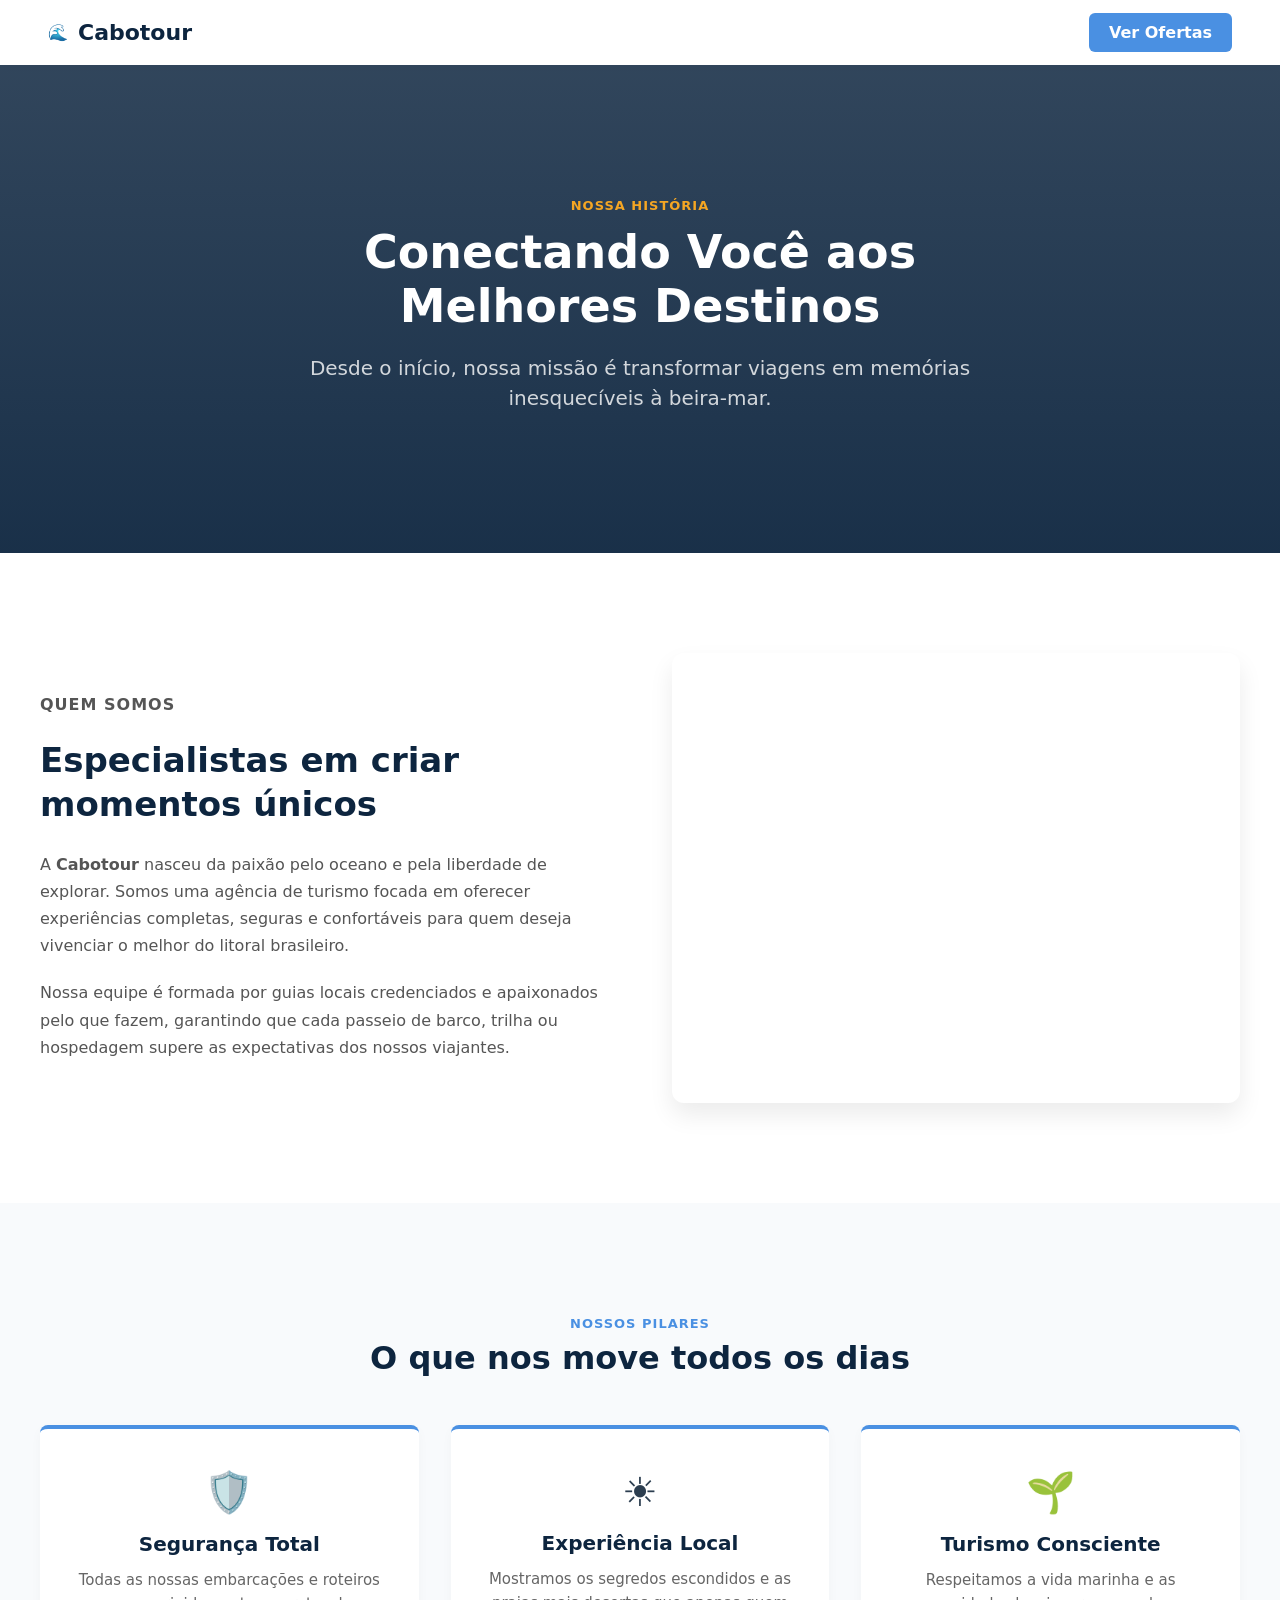
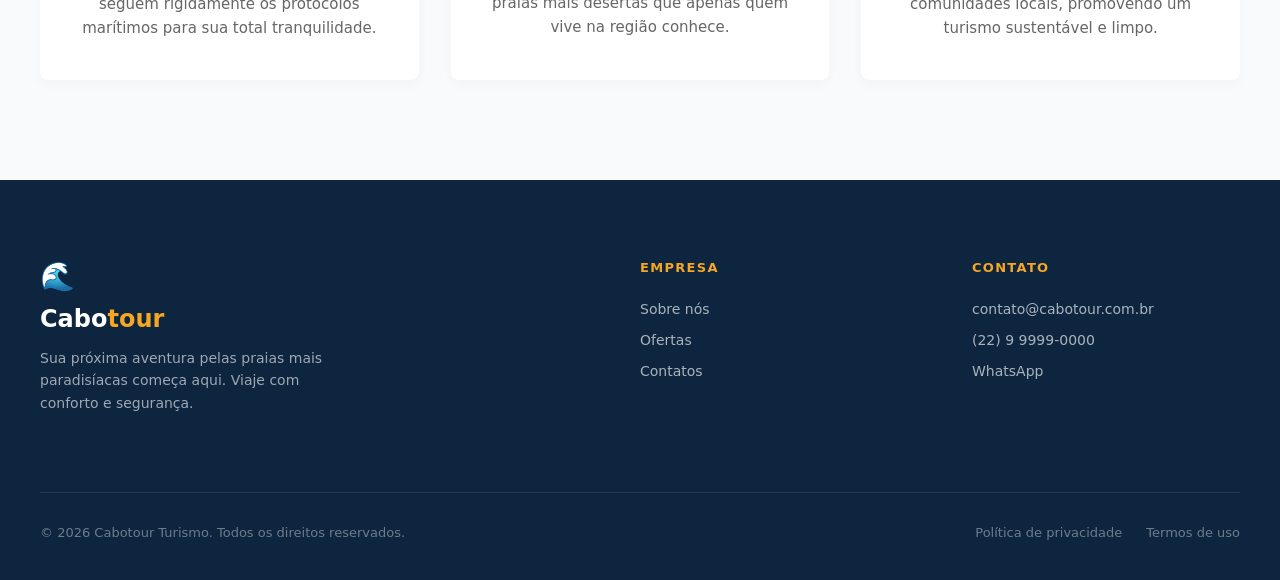
<file: Protótipo Alta Fidelidade/Sobre/index.html>
<!DOCTYPE html>
<html lang="pt-BR">
<head>
  <meta charset="UTF-8">
  <meta name="viewport" content="width=device-width, initial-scale=1.0">
  <link rel="stylesheet" href="style.css"/>
  <title>Sobre Nós - Cabotour</title>
</head>
<body>

  <!-- NAV BAR -->
  <nav>
    <a class="nav-logo" href="https://cabotour.up.railway.app">
      <span class="nav-logo-icon" aria-hidden="true">🌊</span>
      <span class="nav-brand">Cabotour</span>
    </a>
    <div class="nav-actions">
      <a href="#" class="btn-solid">Ver Ofertas</a>
    </div>
  </nav>

  <!-- CABEÇALHO DA PÁGINA SOBRE -->
  <header class="about-hero">
    <div class="about-hero-content">
      <p class="eyebrow" style="color: var(--sun-l);">Nossa História</p>
      <h1>Conectando Você aos Melhores Destinos</h1>
      <p class="about-subtitle">Desde o início, nossa missão é transformar viagens em memórias inesquecíveis à beira-mar.</p>
    </div>
  </header>

  <!-- SEÇÃO QUEM SOMOS (GRID 2 COLUNAS) -->
  <section class="about-section">
    <div class="about-grid">
      
      <!-- Coluna de Texto -->
      <div class="about-text-block">
        <p class="eyebrow">Quem Somos</p>
        <h2>Especialistas em criar momentos únicos</h2>
        <p>A <strong>Cabotour</strong> nasceu da paixão pelo oceano e pela liberdade de explorar. Somos uma agência de turismo focada em oferecer experiências completas, seguras e confortáveis para quem deseja vivenciar o melhor do litoral brasileiro.</p>
        <p>Nossa equipe é formada por guias locais credenciados e apaixonados pelo que fazem, garantindo que cada passeio de barco, trilha ou hospedagem supere as expectativas dos nossos viajantes.</p>
      </div>

      <!-- Coluna da Imagem -->
      <div class="about-image-block" style="background-image: url('https://images.unsplash.com/photo-1712809614510-d3e25cb38b05?w=600&auto=format&fit=crop&q=60&ixlib=rb-4.1.0&ixid=M3wxMjA3fDB8MHx0b3BpYy1mZWVkfDE4fHZ5WmNJc3lIdlowfHxlbnwwfHx8fHw%3D');">
        <!-- Imagem de uma praia paradisíaca via Unsplash -->
      </div>

    </div>
  </section>

  <!-- SEÇÃO VALORES (GRID 3 COLUNAS) -->
  <section class="values-section">
    <div class="values-inner">
      <div class="atrativos-head">
        <p class="eyebrow">Nossos Pilares</p>
        <h2>O que nos move todos os dias</h2>
      </div>

      <div class="values-grid">
        <!-- Valor 1 -->
        <div class="value-card">
          <div class="value-icon">🛡️</div>
          <h3>Segurança Total</h3>
          <p>Todas as nossas embarcações e roteiros seguem rigidamente os protocolos marítimos para sua total tranquilidade.</p>
        </div>

        <!-- Valor 2 -->
        <div class="value-card">
          <div class="value-icon">☀️</div>
          <h3>Experiência Local</h3>
          <p>Mostramos os segredos escondidos e as praias mais desertas que apenas quem vive na região conhece.</p>
        </div>

        <!-- Valor 3 -->
        <div class="value-card">
          <div class="value-icon">🌱</div>
          <h3>Turismo Consciente</h3>
          <p>Respeitamos a vida marinha e as comunidades locais, promovendo um turismo sustentável e limpo.</p>
        </div>
      </div>
    </div>
  </section>

  <!-- SEU FOOTER REFEITO -->
  <footer id="contato">
    <div class="foot-inner">
      <div class="foot-top">
        <div class="foot-brand">
          <span style="font-size:28px;" aria-hidden="true">🌊</span>
          <div class="foot-brand-name">Cabo<span>tour</span></div>
          <p class="foot-desc">Sua próxima aventura pelas praias mais paradisíacas começa aqui. Viaje com conforto e segurança.</p>
        </div>
        <div>
          <div class="foot-col-title">Empresa</div>
          <ul class="foot-links">
            <li><a href="#">Sobre nós</a></li>
            <li><a href="https://cabotourpromopage-production.up.railway.app">Ofertas</a></li>
            <li><a href="https://cabotourcontatos-production.up.railway.app">Contatos</a></li>
          </ul>
        </div>
        <div>
          <div class="foot-col-title">Contato</div>
          <ul class="foot-links">
            <li><a href="mailto:contato@cabotour.com.br">contato@cabotour.com.br</a></li>
            <li><a href="tel:22999990000">(22) 9 9999-0000</a></li>
            <li><a href="#">WhatsApp</a></li>
          </ul>
        </div>
      </div>
      <div class="foot-bottom">
        <span class="foot-copy">© 2026 Cabotour Turismo. Todos os direitos reservados.</span>
        <div class="foot-legal">
          <a href="#">Política de privacidade</a>
          <a href="#">Termos de uso</a>
        </div>
      </div>
    </div>
  </footer>

</body>
</html>
</file>
<file: Protótipo Alta Fidelidade/Cabotour/style.css>
*, *::before, *::after { box-sizing: border-box; margin: 0; padding: 0; }

:root {
  --ocean:  #006994;
  --ocean-d:#003f5c;
  --ocean-l:#0090c1;
  --sand:   #e8c97a;
  --sand-l: #f5e4b0;
  --sun:    #f4a229;
  --sun-l:  #fdd27a;
  --teal:   #00897b;
  --teal-l: #b2dfdb;
  --white:  #ffffff;
  --gray-900:#1e2a30;
  --gray-700:#3d5259;
  --gray-400:#7a9199;
  --gray-100:#dce9ed;
  --gray-50: #f0f7f9;
  --r-sm:8px; --r-md:14px; --r-lg:22px; --r-xl:36px;
  --font-d:'Playfair Display',Georgia,serif;
  --font-b:'Plus Jakarta Sans',system-ui,sans-serif;
}

html { scroll-behavior:smooth; }
body { font-family:var(--font-b); color:var(--gray-900); background:var(--white); line-height:1.6; }


nav {
  position:fixed; top:0; left:0; right:0; z-index:100;
  display:flex; align-items:center; justify-content:space-between;
  padding:0 48px; height:64px;
  background:rgba(0,63,92,0.93);
  backdrop-filter:blur(14px);
  border-bottom:1px solid rgba(255,255,255,0.1);
}
.nav-logo { display:flex; align-items:center; gap:10px; text-decoration:none; }
.nav-logo-icon { font-size:24px; }
.nav-brand { font-size:18px; font-weight:800; color:#fff; letter-spacing:-0.02em; }
.nav-brand span { color:var(--sun-l); }
.nav-links { display:flex; gap:32px; list-style:none; }
.nav-links a { font-size:14px; color:rgba(255,255,255,0.72); text-decoration:none; transition:color .2s; }
.nav-links a:hover { color:#fff; }
.nav-actions { display:flex; gap:10px; }
.btn-ghost { background:transparent; border:1px solid rgba(255,255,255,0.35); color:#fff; padding:8px 20px; border-radius:var(--r-sm); font-size:14px; font-weight:500; cursor:pointer; font-family:var(--font-b); transition:background .2s; }
.btn-ghost:hover { background:rgba(255,255,255,0.12); }
.btn-solid { background:var(--sun); border:none; color:#fff; padding:8px 20px; border-radius:var(--r-sm); font-size:14px; font-weight:700; cursor:pointer; font-family:var(--font-b); transition:background .2s; }
.btn-solid:hover { background:var(--sun-l); color:var(--gray-900); }

.hero {
  position:relative; min-height:100vh; display:flex; flex-direction:column;
  align-items:center; justify-content:center; overflow:hidden; padding:80px 24px 0;
  background:linear-gradient(180deg,#003f5c 0%,#006994 38%,#00afd4 68%,#5ecfe8 85%,#a8e6f0 100%);
}
.hero-sun {
  position:absolute; right:10%; top:12%; width:130px; height:130px; border-radius:50%;
  background:radial-gradient(circle,#fff9c4 0%,#fdd27a 50%,#f4a229 100%);
  box-shadow:0 0 60px 20px rgba(244,162,41,0.35);
}
.hero-clouds {
  position:absolute; inset:0; pointer-events:none;
  background-image:
    radial-gradient(ellipse 260px 100px at 5% 18%,rgba(255,255,255,0.9) 0%,transparent 70%),
    radial-gradient(ellipse 180px 75px at 20% 12%,rgba(255,255,255,0.7) 0%,transparent 70%),
    radial-gradient(ellipse 200px 85px at 45% 10%,rgba(255,255,255,0.82) 0%,transparent 70%),
    radial-gradient(ellipse 140px 60px at 62% 16%,rgba(255,255,255,0.5) 0%,transparent 70%);
}
.hero-dunes { position:absolute; bottom:0; left:0; right:0; line-height:0; }
.hero-dunes svg { display:block; width:100%; }
.hero-content { position:relative; z-index:2; text-align:center; max-width:700px; }
.hero-badge {
  display:inline-flex; align-items:center; gap:8px;
  background:rgba(255,255,255,0.15); border:1px solid rgba(255,255,255,0.35);
  color:#fff; font-size:13px; font-weight:600; letter-spacing:.06em;
  padding:7px 18px; border-radius:999px; margin-bottom:26px; backdrop-filter:blur(4px);
}
.hero-badge-dot { width:8px; height:8px; border-radius:50%; background:var(--sun); display:inline-block; }
.hero-title {
  font-family:var(--font-d); font-size:clamp(44px,7vw,76px); line-height:1.08;
  color:#fff; text-shadow:0 3px 24px rgba(0,40,60,0.4); margin-bottom:22px;
}
.hero-title em { font-style:normal; color:var(--sun-l); }
.hero-sub { font-size:18px; color:rgba(255,255,255,0.88); line-height:1.72; margin-bottom:42px; max-width:540px; margin-left:auto; margin-right:auto; }
.hero-actions { display:flex; gap:14px; justify-content:center; flex-wrap:wrap; }
.btn-hero-p { background:var(--sun); color:#fff; border:none; padding:16px 38px; border-radius:var(--r-sm); font-size:15px; font-weight:700; cursor:pointer; font-family:var(--font-b); box-shadow:0 6px 24px rgba(244,162,41,0.45); transition:transform .15s,box-shadow .15s; }
.btn-hero-p:hover { transform:translateY(-2px); box-shadow:0 10px 32px rgba(244,162,41,0.55); }
.btn-hero-s { background:transparent; color:#fff; border:2px solid rgba(255,255,255,0.6); padding:16px 38px; border-radius:var(--r-sm); font-size:15px; font-weight:600; cursor:pointer; font-family:var(--font-b); transition:background .2s; }
.btn-hero-s:hover { background:rgba(255,255,255,0.12); }
.hero-stats {
  position:relative; z-index:2; display:flex; gap:48px; margin-top:56px; margin-bottom:200px;
  padding:26px 48px; background:rgba(0,40,70,0.4); border:1px solid rgba(255,255,255,0.18);
  border-radius:var(--r-md); backdrop-filter:blur(10px); flex-wrap:wrap; justify-content:center;
}
.stat-num { font-size:28px; font-weight:800; color:#fff; }
.stat-label { font-size:13px; color:rgba(255,255,255,0.65); margin-top:2px; }


.about { padding:96px 48px; max-width:1200px; margin:0 auto; }
.eyebrow { font-size:12px; font-weight:700; letter-spacing:.12em; text-transform:uppercase; color:var(--ocean); margin-bottom:12px; }
.sec-title { font-family:var(--font-d); font-size:clamp(28px,4vw,46px); color:var(--gray-900); line-height:1.18; margin-bottom:16px; }
.sec-sub { font-size:17px; color:var(--gray-700); max-width:540px; line-height:1.75; }
.about-grid { display:grid; grid-template-columns:1fr 1fr; gap:80px; align-items:center; }
.about-visual {
  position:relative; border-radius:var(--r-lg); overflow:hidden;
  aspect-ratio:4/3; background:linear-gradient(135deg,#cceef8,#8dd5ed);
}
.about-visual svg { width:100%; height:100%; display:block; }
.about-badge {
  position:absolute; bottom:22px; left:22px;
  background:#fff; border-radius:var(--r-sm);
  padding:14px 18px; box-shadow:0 8px 30px rgba(0,0,0,0.14);
  display:flex; align-items:center; gap:12px;
}
.badge-ic { width:40px; height:40px; background:#e0f4f8; border-radius:50%; display:flex; align-items:center; justify-content:center; font-size:20px; }
.badge-main { font-size:15px; font-weight:700; color:var(--gray-900); }
.badge-sub { font-size:12px; color:var(--gray-700); }
.features { display:flex; flex-direction:column; gap:26px; margin-top:36px; }
.feat { display:flex; gap:16px; align-items:flex-start; }
.feat-dot { width:10px; height:10px; border-radius:50%; background:var(--sun); margin-top:6px; flex-shrink:0; }
.feat-title { font-size:16px; font-weight:700; color:var(--gray-900); margin-bottom:4px; }
.feat-desc { font-size:14px; color:var(--gray-700); line-height:1.65; }


.atrativos { padding:96px 48px; background:var(--gray-50); }
.atrativos-inner { max-width:1200px; margin:0 auto; }
.atrativos-head { text-align:center; margin-bottom:64px; }
.cards-grid { display:grid; grid-template-columns:repeat(auto-fit,minmax(240px,1fr)); gap:22px; }
.atr-card {
  background:var(--white); border:1px solid var(--gray-100); border-radius:var(--r-md);
  padding:30px 26px; transition:transform .2s,box-shadow .2s;
}
.atr-card:hover { transform:translateY(-4px); box-shadow:0 14px 40px rgba(0,105,148,0.1); }
.atr-icon { width:54px; height:54px; border-radius:var(--r-sm); display:flex; align-items:center; justify-content:center; font-size:26px; margin-bottom:18px; }
.ic-ocean { background:#e0f4fb; }
.ic-sun   { background:#fff3dc; }
.ic-teal  { background:#e0f2f1; }
.ic-dune  { background:#fdf0dc; }
.atr-title { font-size:17px; font-weight:700; color:var(--gray-900); margin-bottom:8px; }
.atr-desc  { font-size:14px; color:var(--gray-700); line-height:1.7; }


.pontos { padding:96px 48px; max-width:1200px; margin:0 auto; }
.pontos-head { display:flex; justify-content:space-between; align-items:flex-end; margin-bottom:48px; flex-wrap:wrap; gap:20px; }
.btn-link { background:none; border:none; color:var(--ocean); font-size:14px; font-weight:700; cursor:pointer; font-family:var(--font-b); padding:0; }
.dest-grid { display:grid; grid-template-columns:2fr 1fr 1fr; grid-template-rows:300px 200px; gap:16px; }
.dest-card { border-radius:var(--r-md); overflow:hidden; position:relative; cursor:pointer; }
.dest-card:first-child { grid-row:1/3; }
.dest-bg { width:100%; height:100%; display:block; }
.dest-ov { position:absolute; inset:0; background:linear-gradient(to top,rgba(0,30,50,0.85) 0%,transparent 55%); }
.dest-info { position:absolute; bottom:0; left:0; right:0; padding:20px 22px; }
.dest-tag { display:inline-block; background:rgba(255,255,255,0.2); border:1px solid rgba(255,255,255,0.3); color:#fff; font-size:11px; font-weight:700; letter-spacing:.08em; text-transform:uppercase; padding:4px 10px; border-radius:999px; margin-bottom:8px; }
.dest-name { font-size:20px; font-weight:700; color:#fff; margin-bottom:4px; }
.dest-card:first-child .dest-name { font-size:28px; }
.dest-det { font-size:13px; color:rgba(255,255,255,0.8); }
.dest-price { font-size:15px; font-weight:700; color:var(--sun-l); margin-top:6px; }


.promo-wrap { padding:0 48px 96px; }
.promo-inner {
  max-width:1200px; margin:0 auto;
  background:linear-gradient(130deg,var(--ocean-d) 0%,var(--ocean) 55%,var(--ocean-l) 100%);
  border-radius:var(--r-xl); padding:72px 64px;
  display:grid; grid-template-columns:1fr auto; align-items:center; gap:48px;
  position:relative; overflow:hidden;
}
.promo-deco  { position:absolute; right:-60px; top:-60px; width:280px; height:280px; border-radius:50%; background:rgba(255,255,255,0.06); }
.promo-deco2 { position:absolute; right:80px; bottom:-80px; width:200px; height:200px; border-radius:50%; background:rgba(255,255,255,0.04); }
.promo-label { font-size:12px; font-weight:700; letter-spacing:.12em; text-transform:uppercase; color:var(--sun-l); margin-bottom:14px; }
.promo-title { font-family:var(--font-d); font-size:clamp(26px,3.5vw,44px); color:#fff; line-height:1.15; margin-bottom:16px; }
.promo-desc  { font-size:16px; color:rgba(255,255,255,0.8); line-height:1.72; max-width:480px; }
.promo-btns  { display:flex; flex-direction:column; gap:12px; align-items:flex-start; flex-shrink:0; }
.btn-cta { background:var(--sun); color:#fff; border:none; padding:17px 38px; border-radius:var(--r-sm); font-size:15px; font-weight:700; cursor:pointer; font-family:var(--font-b); white-space:nowrap; transition:transform .15s; }
.btn-cta:hover { transform:scale(1.03); }
.promo-note { font-size:12px; color:rgba(255,255,255,0.5); }


.depoi { padding:96px 48px; background:var(--gray-50); }
.depoi-inner { max-width:1200px; margin:0 auto; }
.depoi-head { text-align:center; margin-bottom:56px; }
.depoi-grid { display:grid; grid-template-columns:repeat(auto-fit,minmax(280px,1fr)); gap:22px; }
.dep-card { background:var(--white); border:1px solid var(--gray-100); border-radius:var(--r-md); padding:28px; }
.dep-stars { color:#f4a229; font-size:16px; margin-bottom:14px; letter-spacing:2px; }
.dep-text  { font-size:15px; color:var(--gray-700); line-height:1.78; margin-bottom:20px; font-style:italic; }
.dep-author { display:flex; align-items:center; gap:12px; }
.dep-av { width:40px; height:40px; border-radius:50%; display:flex; align-items:center; justify-content:center; font-size:14px; font-weight:700; }
.av1 { background:#dff2f8; color:var(--ocean-d); }
.av2 { background:#e0f2f1; color:var(--teal); }
.av3 { background:#fff3dc; color:#8a5a00; }
.dep-name { font-size:14px; font-weight:700; color:var(--gray-900); }
.dep-loc  { font-size:12px; color:var(--gray-700); }


footer { background:var(--ocean-d); padding:64px 48px 32px; }
.foot-inner { max-width:1200px; margin:0 auto; }
.foot-top { display:grid; grid-template-columns:2fr 1fr 1fr 1fr; gap:48px; margin-bottom:48px; }
.foot-brand-name { font-size:19px; font-weight:800; color:#fff; margin:14px 0 12px; }
.foot-brand-name span { color:var(--sun-l); }
.foot-desc { font-size:14px; color:rgba(255,255,255,0.5); line-height:1.7; }
.foot-col-title { font-size:12px; font-weight:700; letter-spacing:.1em; text-transform:uppercase; color:var(--sun-l); margin-bottom:18px; }
.foot-links { list-style:none; display:flex; flex-direction:column; gap:10px; }
.foot-links a { font-size:14px; color:rgba(255,255,255,0.55); text-decoration:none; transition:color .2s; }
.foot-links a:hover { color:#fff; }
.foot-bottom { border-top:1px solid rgba(255,255,255,0.1); padding-top:24px; display:flex; justify-content:space-between; align-items:center; flex-wrap:wrap; gap:12px; }
.foot-copy { font-size:13px; color:rgba(255,255,255,0.35); }
.foot-legal { display:flex; gap:24px; }
.foot-legal a { font-size:13px; color:rgba(255,255,255,0.35); text-decoration:none; transition:color .2s; }
.foot-legal a:hover { color:rgba(255,255,255,0.8); }


.text-center { text-align: center; }
.mx-auto { margin-left: auto; margin-right: auto; }
.max-w-500 { max-width: 500px; }
.mb-0 { margin-bottom: 0; }
.foot-emoji { font-size: 28px; }


@media(max-width:900px){
  nav { padding:0 24px; }
  .nav-links { display:none; }
  .about-grid { grid-template-columns:1fr; gap:48px; }
  .dest-grid { grid-template-columns:1fr 1fr; grid-template-rows:auto; }
  .dest-card:first-child { grid-column:1/-1; grid-row:auto; height:280px; }
  .promo-inner { grid-template-columns:1fr; padding:48px 32px; }
  .foot-top { grid-template-columns:1fr 1fr; }
  .about,.atrativos,.pontos,.promo-wrap,.depoi,footer { padding-left:24px; padding-right:24px; }
}
@media(max-width:600px){
  .hero-stats { gap:24px; padding:20px 24px; margin-bottom:180px; }
  .dest-grid { grid-template-columns:1fr; }
  .dest-card:first-child { height:260px; }
  .foot-top { grid-template-columns:1fr; }
  .foot-bottom { flex-direction:column; align-items:flex-start; }
  .hero-sun { width:80px; height:80px; }
}
@media(prefers-reduced-motion:reduce){
  .atr-card,.btn-hero-p,.btn-cta { transition:none; }
}
</file>
<file: Protótipo Alta Fidelidade/Contatos/style.css>
*, *::before, *::after { box-sizing: border-box; margin: 0; padding: 0; }

:root {
  --ocean:  #006994;
  --ocean-d:#003f5c;
  --ocean-l:#0090c1;
  --sand:   #e8c97a;
  --sand-l: #f5e4b0;
  --sun:    #f4a229;
  --sun-l:  #fdd27a;
  --teal:   #00897b;
  --teal-l: #b2dfdb;
  --white:  #ffffff;
  --gray-900:#1e2a30;
  --gray-700:#3d5259;
  --gray-400:#7a9199;
  --gray-100:#dce9ed;
  --gray-50: #f0f7f9;
  --r-sm:8px; --r-md:14px; --r-lg:22px; --r-xl:36px;
  --font-d:'Playfair Display',Georgia,serif;
  --font-b:'Plus Jakarta Sans',system-ui,sans-serif;
}

html { scroll-behavior:smooth; }
body { font-family:var(--font-b); color:var(--gray-900); background:var(--white); line-height:1.6; }


nav {
  position:fixed; top:0; left:0; right:0; z-index:100;
  display:flex; align-items:center; justify-content:space-between;
  padding:0 48px; height:64px;
  background:rgba(0,63,92,0.93);
  backdrop-filter:blur(14px);
  border-bottom:1px solid rgba(255,255,255,0.1);
}
.nav-logo { display:flex; align-items:center; gap:10px; text-decoration:none; }
.nav-logo-icon { font-size:24px; }
.nav-brand { font-size:18px; font-weight:800; color:#fff; letter-spacing:-0.02em; }
.nav-brand span { color:var(--sun-l); }
.nav-links { display:flex; gap:32px; list-style:none; }
.nav-links a { font-size:14px; color:rgba(255,255,255,0.72); text-decoration:none; transition:color .2s; }
.nav-links a:hover { color:#fff; }
.nav-actions { display:flex; gap:10px; }
.btn-ghost { background:transparent; border:1px solid rgba(255,255,255,0.35); color:#fff; padding:8px 20px; border-radius:var(--r-sm); font-size:14px; font-weight:500; cursor:pointer; font-family:var(--font-b); transition:background .2s; }
.btn-ghost:hover { background:rgba(255,255,255,0.12); }
.btn-solid { background:var(--sun); border:none; color:#fff; padding:8px 20px; border-radius:var(--r-sm); font-size:14px; font-weight:700; cursor:pointer; font-family:var(--font-b); transition:background .2s; }
.btn-solid:hover { background:var(--sun-l); color:var(--gray-900); }


.hero {
  position:relative; min-height:100vh; display:flex; flex-direction:column;
  align-items:center; justify-content:center; overflow:hidden; padding:80px 24px 0;
  background:linear-gradient(180deg,#003f5c 0%,#006994 38%,#00afd4 68%,#5ecfe8 85%,#a8e6f0 100%);
}
.hero-sun {
  position:absolute; right:10%; top:12%; width:130px; height:130px; border-radius:50%;
  background:radial-gradient(circle,#fff9c4 0%,#fdd27a 50%,#f4a229 100%);
  box-shadow:0 0 60px 20px rgba(244,162,41,0.35);
}
.hero-clouds {
  position:absolute; inset:0; pointer-events:none;
  background-image:
    radial-gradient(ellipse 260px 100px at 5% 18%,rgba(255,255,255,0.9) 0%,transparent 70%),
    radial-gradient(ellipse 180px 75px at 20% 12%,rgba(255,255,255,0.7) 0%,transparent 70%),
    radial-gradient(ellipse 200px 85px at 45% 10%,rgba(255,255,255,0.82) 0%,transparent 70%),
    radial-gradient(ellipse 140px 60px at 62% 16%,rgba(255,255,255,0.5) 0%,transparent 70%);
}
.hero-dunes { position:absolute; bottom:0; left:0; right:0; line-height:0; }
.hero-dunes svg { display:block; width:100%; }
.hero-content { position:relative; z-index:2; text-align:center; max-width:700px; }
.hero-badge {
  display:inline-flex; align-items:center; gap:8px;
  background:rgba(255,255,255,0.15); border:1px solid rgba(255,255,255,0.35);
  color:#fff; font-size:13px; font-weight:600; letter-spacing:.06em;
  padding:7px 18px; border-radius:999px; margin-bottom:26px; backdrop-filter:blur(4px);
}
.hero-badge-dot { width:8px; height:8px; border-radius:50%; background:var(--sun); display:inline-block; }
.btn-ct1 { background:var(--sun); color:#fff; border:none; padding:16px 38px; border-radius:var(--r-sm); font-size:15px; font-weight:700; cursor:pointer; font-family:var(--font-b); box-shadow:0 6px 24px rgba(244,162,41,0.45); transition:transform .15s,box-shadow .15s; }
.btn-ct1:hover { transform:translateY(-2px); box-shadow:0 10px 32px rgba(244,162,41,0.55); }
.btn-ct2 { background:var(--sun); color:#fff; border:none; padding:16px 38px; border-radius:var(--r-sm); font-size:15px; font-weight:700; cursor:pointer; font-family:var(--font-b); box-shadow:0 6px 24px rgba(244,162,41,0.45); transition:transform .15s,box-shadow .15s; }
.btn-ct2:hover { transform:translateY(-2px); box-shadow:0 10px 32px rgba(244,162,41,0.55); }

.chamado {
  max-width: 400px;
  margin: 20px auto;
  padding: 20px;
  background-color: #f9f9f9;
  border-radius: 8px;
  box-shadow: 0 4px 6px rgba(0, 0, 0, 0.1);
  font-family: 'Segoe UI', Tahoma, Geneva, Verdana, sans-serif;
}

.chnome, .chemail {
  display: flex;
  flex-direction: column;
  margin-bottom: 16px;
}

.chamado label {
  font-size: 14px;
  font-weight: 600;
  color: #333;
  margin-bottom: 6px;
}

.chamado input[type="text"] {
  padding: 10px 14px;
  font-size: 15px;
  border: 1px solid #ccc;
  border-radius: 6px;
  background-color: #fff;
  color: #333;
  outline: none;
  transition: border-color 0.2s ease, box-shadow 0.2s ease;
}

.chamado input[type="text"]:focus {
  border-color: #4a90e2;
  box-shadow: 0 0 0 3px rgba(74, 144, 226, 0.2);
}

.chamado input[type="text"]::placeholder {
  color: #aaa;
}

.chamado button[type="submit"] {
  width: 100%;
  padding: 12px;
  background-color: #4a90e2;
  color: white;
  border: none;
  border-radius: 6px;
  font-size: 16px;
  font-weight: bold;
  cursor: pointer;
  transition: background-color 0.2s ease;
}

.chamado button[type="submit"]:hover {
  background-color: #357abd;
}

.stat-num { font-size:28px; font-weight:800; color:#fff; }
.stat-label { font-size:13px; color:rgba(255,255,255,0.65); margin-top:2px; }


.about { padding:96px 48px; max-width:1200px; margin:0 auto; }
.eyebrow { font-size:12px; font-weight:700; letter-spacing:.12em; text-transform:uppercase; color:var(--ocean); margin-bottom:12px; }
.sec-title { font-family:var(--font-d); font-size:clamp(28px,4vw,46px); color:var(--gray-900); line-height:1.18; margin-bottom:16px; }
.sec-sub { font-size:17px; color:var(--gray-700); max-width:540px; line-height:1.75; }
.about-grid { display:grid; grid-template-columns:1fr 1fr; gap:80px; align-items:center; }
.about-visual {
  position:relative; border-radius:var(--r-lg); overflow:hidden;
  aspect-ratio:4/3; background:linear-gradient(135deg,#cceef8,#8dd5ed);
}
.about-visual svg { width:100%; height:100%; display:block; }
.about-badge {
  position:absolute; bottom:22px; left:22px;
  background:#fff; border-radius:var(--r-sm);
  padding:14px 18px; box-shadow:0 8px 30px rgba(0,0,0,0.14);
  display:flex; align-items:center; gap:12px;
}
.badge-ic { width:40px; height:40px; background:#e0f4f8; border-radius:50%; display:flex; align-items:center; justify-content:center; font-size:20px; }
.badge-main { font-size:15px; font-weight:700; color:var(--gray-900); }
.badge-sub { font-size:12px; color:var(--gray-700); }
.features { display:flex; flex-direction:column; gap:26px; margin-top:36px; }
.feat { display:flex; gap:16px; align-items:flex-start; }
.feat-dot { width:10px; height:10px; border-radius:50%; background:var(--sun); margin-top:6px; flex-shrink:0; }
.feat-title { font-size:16px; font-weight:700; color:var(--gray-900); margin-bottom:4px; }
.feat-desc { font-size:14px; color:var(--gray-700); line-height:1.65; }


.atrativos { padding:96px 48px; background:var(--gray-50); }
.atrativos-inner { max-width:1200px; margin:0 auto; }
.atrativos-head { text-align:center; margin-bottom:64px; }
.cards-grid { display:grid; grid-template-columns:repeat(auto-fit,minmax(240px,1fr)); gap:22px; }
.atr-card {
  background:var(--white); border:1px solid var(--gray-100); border-radius:var(--r-md);
  padding:30px 26px; transition:transform .2s,box-shadow .2s;
}
.atr-card:hover { transform:translateY(-4px); box-shadow:0 14px 40px rgba(0,105,148,0.1); }
.atr-icon { width:54px; height:54px; border-radius:var(--r-sm); display:flex; align-items:center; justify-content:center; font-size:26px; margin-bottom:18px; }
.ic-ocean { background:#e0f4fb; }
.ic-sun   { background:#fff3dc; }
.ic-teal  { background:#e0f2f1; }
.ic-dune  { background:#fdf0dc; }
.atr-title { font-size:17px; font-weight:700; color:var(--gray-900); margin-bottom:8px; }
.atr-desc  { font-size:14px; color:var(--gray-700); line-height:1.7; }


footer { 
  background: var(--ocean-d, #0d253f); 
  padding: 80px 24px 40px; 
  font-family: 'Segoe UI', system-ui, sans-serif;
}

.foot-inner { 
  max-width: 1200px; 
  margin: 0 auto; 
}


.foot-top { 
  display: grid; 
  grid-template-columns: 2fr 1fr 1fr; 
  gap: 64px; 
  margin-bottom: 64px; 
}

.foot-brand-name { 
  font-size: 24px; 
  font-weight: 800; 
  color: #fff; 
  margin: 12px 0; 
}

.foot-brand-name span { 
  color: var(--sun-l, #f5a623); 
}

.foot-desc { 
  font-size: 14px; 
  color: rgba(255,255,255,0.6); 
  line-height: 1.6;
  max-width: 320px; 
}

.foot-col-title { 
  font-size: 13px; 
  font-weight: 700; 
  letter-spacing: .1em; 
  text-transform: uppercase; 
  color: var(--sun-l, #f5a623); 
  margin-bottom: 24px; 
}

.foot-links { 
  list-style: none; 
  padding: 0; 
  margin: 0;
  display: grid; 
  gap: 12px; 
}

.foot-links a { 
  font-size: 14px; 
  color: rgba(255,255,255,0.65); 
  text-decoration: none; 
  transition: color .2s ease; 
}

.foot-links a:hover { 
  color: #fff; 
}


.foot-bottom { 
  border-top: 1px solid rgba(255,255,255,0.1); 
  padding-top: 32px; 
  display: flex; 
  justify-content: space-between; 
  align-items: center; 
  flex-wrap: wrap; 
  gap: 20px; 
}

.foot-copy { 
  font-size: 13px; 
  color: rgba(255,255,255,0.4); 
}

.foot-legal { 
  display: flex; 
  gap: 24px; 
}

.foot-legal a { 
  font-size: 13px; 
  color: rgba(255,255,255,0.4); 
  text-decoration: none; 
  transition: color .2s; 
}

.foot-legal a:hover { 
  color: #fff; 
}


@media (max-width: 768px) {
  .foot-top {
    grid-template-columns: 1fr;
    gap: 40px;
  }
  
  .foot-bottom {
    flex-direction: column;
    text-align: center;
    justify-content: center;
  }
}
</file>
<file: Protótipo Alta Fidelidade/PromoPage/style.css>
:root {
  --ocean-d: #0d253f; 
  --ocean-l: #4a90e2; 
  --sun-l: #f5a623;   
  --text-dark: #2c3e50;
}


body {
  margin: 0;
  padding: 0;
  font-family: 'Segoe UI', system-ui, sans-serif;
  color: var(--text-dark);
  scroll-behavior: smooth;
}


nav {
  display: flex;
  justify-content: space-between;
  align-items: center;
  padding: 20px 48px;
  background: white;
  box-shadow: 0 2px 10px rgba(0,0,0,0.05);
}
.nav-logo {
  display: flex;
  align-items: center;
  gap: 10px;
  text-decoration: none;
}
.nav-brand {
  font-size: 22px;
  font-weight: 800;
  color: var(--ocean-d);
}
.btn-solid {
  background: var(--ocean-l);
  color: white;
  padding: 10px 20px;
  border-radius: 6px;
  text-decoration: none;
  font-weight: 600;
  transition: background 0.2s;
}
.btn-solid:hover { background: #357abd; }


.promo-hero {
  background: linear-gradient(135deg, #0d253f 0%, #1b4f72 100%);
  color: white;
  padding: 100px 24px;
  text-align: center;
}
.promo-hero-content { max-width: 700px; margin: 0 auto; }
.hero-badge {
  display: inline-flex;
  align-items: center;
  gap: 8px;
  background: rgba(255,255,255,0.1);
  padding: 6px 16px;
  border-radius: 20px;
  font-size: 13px;
  font-weight: 600;
  color: var(--sun-l);
  margin-bottom: 24px;
}
.hero-badge-dot { width: 8px; height: 8px; background: var(--sun-l); border-radius: 50%; }
.promo-hero h1 { font-size: 42px; margin: 0 0 16px; font-weight: 400; }
.promo-hero h1 b { color: var(--sun-l); font-weight: 800; }
.promo-subtitle { font-size: 18px; color: rgba(255,255,255,0.8); margin-bottom: 40px; }


.countdown-box { background: rgba(255,255,255,0.05); padding: 16px; border-radius: 8px; display: inline-block; }
.countdown-box p { margin: 0 0 8px; font-size: 12px; text-transform: uppercase; letter-spacing: 1px; color: #ccc; }
.timer { display: flex; gap: 16px; justify-content: center; }
.time-segment { display: flex; flex-direction: column; }
.time-segment span { font-size: 24px; font-weight: 800; color: white; }
.time-segment small { font-size: 11px; color: #aaa; }

.atrativos { padding: 80px 24px; }
.atrativos-inner { max-width: 1200px; margin: 0 auto; }
.atrativos-head { text-align: center; margin-bottom: 48px; }
.eyebrow { color: var(--ocean-l); font-weight: 700; text-transform: uppercase; font-size: 13px; letter-spacing: 1px; margin-bottom: 8px; }
.atrativos-head h2 { font-size: 32px; color: var(--ocean-d); margin: 0; }


.promo-grid {
  display: grid;
  grid-template-columns: repeat(auto-fit, minmax(300px, 1fr));
  gap: 32px;
}


.promo-card {
  background: white;
  border-radius: 12px;
  overflow: hidden;
  box-shadow: 0 10px 20px rgba(0,0,0,0.05);
  position: relative;
  display: flex;
  flex-direction: column;
}
.card-tag {
  position: absolute;
  top: 16px;
  left: 16px;
  background: var(--sun-l);
  color: var(--ocean-d);
  font-weight: 700;
  font-size: 12px;
  padding: 4px 12px;
  border-radius: 4px;
}
.card-img { height: 200px; background-size: cover; background-position: center; }
.card-body { padding: 24px; display: flex; flex-direction: column; flex-grow: 1; }
.card-body h3 { margin: 0 0 12px; font-size: 20px; color: var(--ocean-d); }
.card-desc { font-size: 14px; color: #666; line-height: 1.5; margin: 0 0 24px; flex-grow: 1; }
.card-price { margin-bottom: 20px; display: flex; flex-direction: column; }
.old-price { font-size: 13px; color: #999; text-decoration: line-through; }
.current-price { font-size: 22px; font-weight: 800; color: var(--ocean-l); }
.current-price small { font-size: 12px; color: #666; font-weight: 400; }
.btn-card {
  display: block;
  text-align: center;
  background: var(--ocean-d);
  color: white;
  padding: 12px;
  border-radius: 6px;
  text-decoration: none;
  font-weight: 600;
  transition: opacity 0.2s;
}
.btn-card:hover { opacity: 0.9; }


.chamado {
  max-width: 450px;
  margin: 0 auto;
  padding: 32px;
  background-color: #fff;
  border-radius: 8px;
  box-shadow: 0 4px 12px rgba(0, 0, 0, 0.05);
}
.chnome, .chemail { display: flex; flex-direction: column; margin-bottom: 20px; }
.chamado label { font-size: 14px; font-weight: 600; color: #333; margin-bottom: 8px; }
.chamado input { padding: 12px 14px; font-size: 15px; border: 1px solid #ccc; border-radius: 6px; outline: none; transition: all 0.2s; }
.chamado input:focus { border-color: var(--ocean-l); box-shadow: 0 0 0 3px rgba(74, 144, 226, 0.2); }
.chamado button { width: 100%; padding: 14px; background-color: var(--sun-l); color: var(--ocean-d); border: none; border-radius: 6px; font-size: 16px; font-weight: bold; cursor: pointer; transition: background 0.2s; }
.chamado button:hover { background-color: #e09316; }


footer { background: var(--ocean-d); padding: 80px 24px 40px; }
.foot-inner { max-width: 1200px; margin: 0 auto; }
.foot-top { display: grid; grid-template-columns: 2fr 1fr 1fr; gap: 64px; margin-bottom: 64px; }
.foot-brand-name { font-size: 24px; font-weight: 800; color: #fff; margin: 12px 0; }
.foot-brand-name span { color: var(--sun-l); }
.foot-desc { font-size: 14px; color: rgba(255,255,255,0.6); line-height: 1.6; max-width: 320px; }
.foot-col-title { font-size: 13px; font-weight: 700; letter-spacing: .1em; text-transform: uppercase; color: var(--sun-l); margin-bottom: 24px; }
.foot-links { list-style: none; padding: 0; margin: 0; display: grid; gap: 12px; }
.foot-links a { font-size: 14px; color: rgba(255,255,255,0.65); text-decoration: none; transition: color .2s; }
.foot-links a:hover { color: #fff; }
.foot-bottom { border-top: 1px solid rgba(255,255,255,0.1); padding-top: 32px; display: flex; justify-content: space-between; align-items: center; flex-wrap: wrap; gap: 20px; }
.foot-copy { font-size: 13px; color: rgba(255,255,255,0.4); }
.foot-legal { display: flex; gap: 24px; }
.foot-legal a { font-size: 13px; color: rgba(255,255,255,0.4); text-decoration: none; transition: color .2s; }
.foot-legal a:hover { color: #fff; }


@media (max-width: 768px) {
  nav { padding: 20px 24px; }
  .promo-hero h1 { font-size: 32px; }
  .foot-top { grid-template-columns: 1fr; gap: 40px; }
  .foot-bottom { flex-direction: column; text-align: center; gap: 16px; }
}
</file>
<file: Protótipo Alta Fidelidade/Sobre/style.css>
:root {
  --ocean-d: #0d253f; 
  --ocean-l: #4a90e2; 
  --sun-l: #f5a623;   
  --text-dark: #2c3e50;
}

body {
  margin: 0;
  padding: 0;
  font-family: 'Segoe UI', system-ui, sans-serif;
  color: var(--text-dark);
  scroll-behavior: smooth;
  background-color: #fff;
}


nav {
  display: flex;
  justify-content: space-between;
  align-items: center;
  padding: 20px 48px;
  background: white;
  box-shadow: 0 2px 10px rgba(0,0,0,0.05);
}

.nav-logo {
  display: flex;
  align-items: center;
  gap: 10px;
  text-decoration: none;
}

.nav-brand {
  font-size: 22px;
  font-weight: 800;
  color: var(--ocean-d);
}

.btn-solid {
  background: var(--ocean-l);
  color: white;
  padding: 10px 20px;
  border-radius: 6px;
  text-decoration: none;
  font-weight: 600;
  transition: background 0.2s;
}

.btn-solid:hover { 
  background: #357abd; 
}


.promo-hero {
  background: linear-gradient(135deg, #0d253f 0%, #1b4f72 100%);
  color: white;
  padding: 100px 24px;
  text-align: center;
}

.promo-hero-content { 
  max-width: 700px; 
  margin: 0 auto; 
}

.hero-badge {
  display: inline-flex;
  align-items: center;
  gap: 8px;
  background: rgba(255,255,255,0.1);
  padding: 6px 16px;
  border-radius: 20px;
  font-size: 13px;
  font-weight: 600;
  color: var(--sun-l);
  margin-bottom: 24px;
}

.hero-badge-dot { 
  width: 8px; 
  height: 8px; 
  background: var(--sun-l); 
  border-radius: 50%; 
}

.promo-hero h1 { 
  font-size: 42px; 
  margin: 0 0 16px; 
  font-weight: 400; 
}

.promo-hero h1 b { 
  color: var(--sun-l); 
  font-weight: 800; 
}

.promo-subtitle { 
  font-size: 18px; 
  color: rgba(255,255,255,0.8); 
  margin-bottom: 40px; 
}

.countdown-box { 
  background: rgba(255,255,255,0.05); 
  padding: 16px; 
  border-radius: 8px; 
  display: inline-block; 
}

.countdown-box p { 
  margin: 0 0 8px; 
  font-size: 12px; 
  text-transform: uppercase; 
  letter-spacing: 1px; 
  color: #ccc; 
}

.timer { 
  display: flex; 
  gap: 16px; 
  justify-content: center; 
}

.time-segment { 
  display: flex; 
  flex-direction: column; 
}

.time-segment span { 
  font-size: 24px; 
  font-weight: 800; 
  color: white; 
}

.time-segment small { 
  font-size: 11px; 
  color: #aaa; 
}

.atrativos { 
  padding: 80px 24px; 
}

.atrativos-inner { 
  max-width: 1200px; 
  margin: 0 auto; 
}

.atrativos-head { 
  text-align: center; 
  margin-bottom: 48px; 
}

.eyebrow { 
  color: var(--ocean-l); 
  font-weight: 700; 
  text-transform: uppercase; 
  font-size: 13px; 
  letter-spacing: 1px; 
  margin-bottom: 8px; 
}

.atrativos-head h2 { 
  font-size: 32px; 
  color: var(--ocean-d); 
  margin: 0; 
}

.promo-grid {
  display: grid;
  grid-template-columns: repeat(auto-fit, minmax(300px, 1fr));
  gap: 32px;
}

.promo-card {
  background: white;
  border-radius: 12px;
  overflow: hidden;
  box-shadow: 0 10px 20px rgba(0,0,0,0.05);
  position: relative;
  display: flex;
  flex-direction: column;
}

.card-tag {
  position: absolute;
  top: 16px;
  left: 16px;
  background: var(--sun-l);
  color: var(--ocean-d);
  font-weight: 700;
  font-size: 12px;
  padding: 4px 12px;
  border-radius: 4px;
  z-index: 2;
}

.card-img { 
  height: 200px; 
  background-size: cover; 
  background-position: center; 
}

.card-body { 
  padding: 24px; 
  display: flex; 
  flex-direction: column; 
  flex-grow: 1; 
}

.card-body h3 { 
  margin: 0 0 12px; 
  font-size: 20px; 
  color: var(--ocean-d); 
}

.card-desc { 
  font-size: 14px; 
  color: #666; 
  line-height: 1.5; 
  margin: 0 0 24px; 
  flex-grow: 1; 
}

.card-price { 
  margin-bottom: 20px; 
  display: flex; 
  flex-direction: column; 
}

.old-price { 
  font-size: 13px; 
  color: #999; 
  text-decoration: line-through; 
}

.current-price { 
  font-size: 22px; 
  font-weight: 800; 
  color: var(--ocean-l); 
}

.current-price small { 
  font-size: 12px; 
  color: #666; 
  font-weight: 400; 
}

.btn-card {
  display: block;
  text-align: center;
  background: var(--ocean-d);
  color: white;
  padding: 12px;
  border-radius: 6px;
  text-decoration: none;
  font-weight: 600;
  transition: opacity 0.2s;
}

.btn-card:hover { 
  opacity: 0.9; 
}


.about-hero {
  background: linear-gradient(rgba(13, 37, 63, 0.85), rgba(13, 37, 63, 0.95)), 
              url('https://unsplash.com') center/cover;
  color: white;
  padding: 120px 24px;
  text-align: center;
}

.about-hero-content { 
  max-width: 800px; 
  margin: 0 auto; 
}

.about-hero h1 { 
  font-size: 46px; 
  margin: 12px 0 20px; 
  font-weight: 800; 
}

.about-subtitle { 
  font-size: 20px; 
  color: rgba(255,255,255,0.8); 
  line-height: 1.5; 
}

.about-section { 
  padding: 100px 24px; 
  background: white; 
}

.about-grid {
  display: grid;
  grid-template-columns: 1fr 1fr;
  gap: 64px;
  max-width: 1200px;
  margin: 0 auto;
  align-items: center;
}

.about-text-block h2 { 
  font-size: 34px; 
  color: var(--ocean-d); 
  margin: 12px 0 24px; 
  line-height: 1.3; 
}

.about-text-block p { 
  font-size: 16px; 
  color: #555; 
  line-height: 1.7; 
  margin-bottom: 20px; 
}

.about-image-block {
  height: 450px;
  background-size: cover;
  background-position: center;
  border-radius: 12px;
  box-shadow: 0 12px 24px rgba(0,0,0,0.08);
}

.values-section { 
  padding: 100px 24px; 
  background-color: #f8fafc; 
}

.values-inner { 
  max-width: 1200px; 
  margin: 0 auto; 
}

.values-grid {
  display: grid;
  grid-template-columns: repeat(auto-fit, minmax(280px, 1fr));
  gap: 32px;
}

.value-card {
  background: white;
  padding: 40px 32px;
  border-radius: 8px;
  box-shadow: 0 4px 12px rgba(0,0,0,0.03);
  text-align: center;
  border-top: 4px solid var(--ocean-l);
}

.value-icon { 
  font-size: 40px; 
  margin-bottom: 16px; 
}

.value-card h3 { 
  font-size: 20px; 
  color: var(--ocean-d); 
  margin: 0 0 12px; 
}

.value-card p { 
  font-size: 15px; 
  color: #666; 
  line-height: 1.6; 
  margin: 0; 
}


.chamado {
  max-width: 450px;
  margin: 0 auto;
  padding: 32px;
  background-color: #fff;
  border-radius: 8px;
  box-shadow: 0 4px 12px rgba(0, 0, 0, 0.05);
}

.chnome, .chemail { 
  display: flex; 
  flex-direction: column; 
  margin-bottom: 20px; 
}

.chamado label { 
  font-size: 14px; 
  font-weight: 600; 
  color: #333; 
  margin-bottom: 8px; 
}

.chamado input { 
  padding: 12px 14px; 
  font-size: 15px; 
  border: 1px solid #ccc; 
  border-radius: 6px; 
  outline: none; 
  transition: all 0.2s; 
}

.chamado input:focus { 
  border-color: var(--ocean-l); 
  box-shadow: 0 0 0 3px rgba(74, 144, 226, 0.2); 
}

.chamado button { 
  width: 100%; 
  padding: 14px; 
  background-color: var(--sun-l); 
  color: var(--ocean-d); 
  border: none; 
  border-radius: 6px; 
  font-size: 16px; 
  font-weight: bold; 
  cursor: pointer; 
  transition: background 0.2s; 
}

.chamado button:hover { 
  background-color: #e09316; 
}


footer { 
  background: var(--ocean-d); 
  padding: 80px 24px 40px; 
}

.foot-inner { 
  max-width: 1200px; 
  margin: 0 auto; 
}

.foot-top { 
  display: grid; 
  grid-template-columns: 2fr 1fr 1fr; 
  gap: 64px; 
  margin-bottom: 64px; 
}

.foot-brand-name { 
  font-size: 24px; 
  font-weight: 800; 
  color: #fff; 
  margin: 12px 0; 
}

.foot-brand-name span { 
  color: var(--sun-l); 
}

.foot-desc { 
  font-size: 14px; 
  color: rgba(255,255,255,0.6); 
  line-height: 1.6; 
  max-width: 320px; 
}

.foot-col-title { 
  font-size: 13px; 
  font-weight: 700; 
  letter-spacing: .1em; 
  text-transform: uppercase; 
  color: var(--sun-l); 
  margin-bottom: 24px; 
}

.foot-links { 
  list-style: none; 
  padding: 0; 
  margin: 0; 
  display: grid; 
  gap: 12px; 
}

.foot-links a { 
  font-size: 14px; 
  color: rgba(255,255,255,0.65); 
  text-decoration: none; 
  transition: color .2s; 
}

.foot-links a:hover { 
  color: #fff; 
}

.foot-bottom { 
  border-top: 1px solid rgba(255,255,255,0.1); 
  padding-top: 32px; 
  display: flex; 
  justify-content: space-between; 
  align-items: center; 
  flex-wrap: wrap; 
  gap: 20px; 
}

.foot-copy { 
  font-size: 13px; 
  color: rgba(255,255,255,0.4); 
}

.foot-legal { 
  display: flex; 
  gap: 24px; 
}

.foot-legal a { 
  font-size: 13px; 
  color: rgba(255,255,255,0.4); 
  text-decoration: none; 
  transition: color .2s; 
}

.foot-legal a:hover { 
  color: #fff; 
}


@media (max-width: 900px) {
  .about-grid { 
    grid-template-columns: 1fr; 
    gap: 40px; 
  }
  .about-image-block { 
    height: 300px; 
  }
}

@media (max-width: 768px) {
  nav { 
    padding: 20px 24px; 
  }
  .promo-hero h1 { 
    font-size: 32px; 
  }
  .about-hero h1 { 
    font-size: 34px; 
  }
  .foot-top { 
    grid-template-columns: 1fr; 
    gap: 40px; 
  }
  .foot-bottom { 
    flex-direction: column; 
    text-align: center; 
    gap: 16px; 
  }
}
</file>
